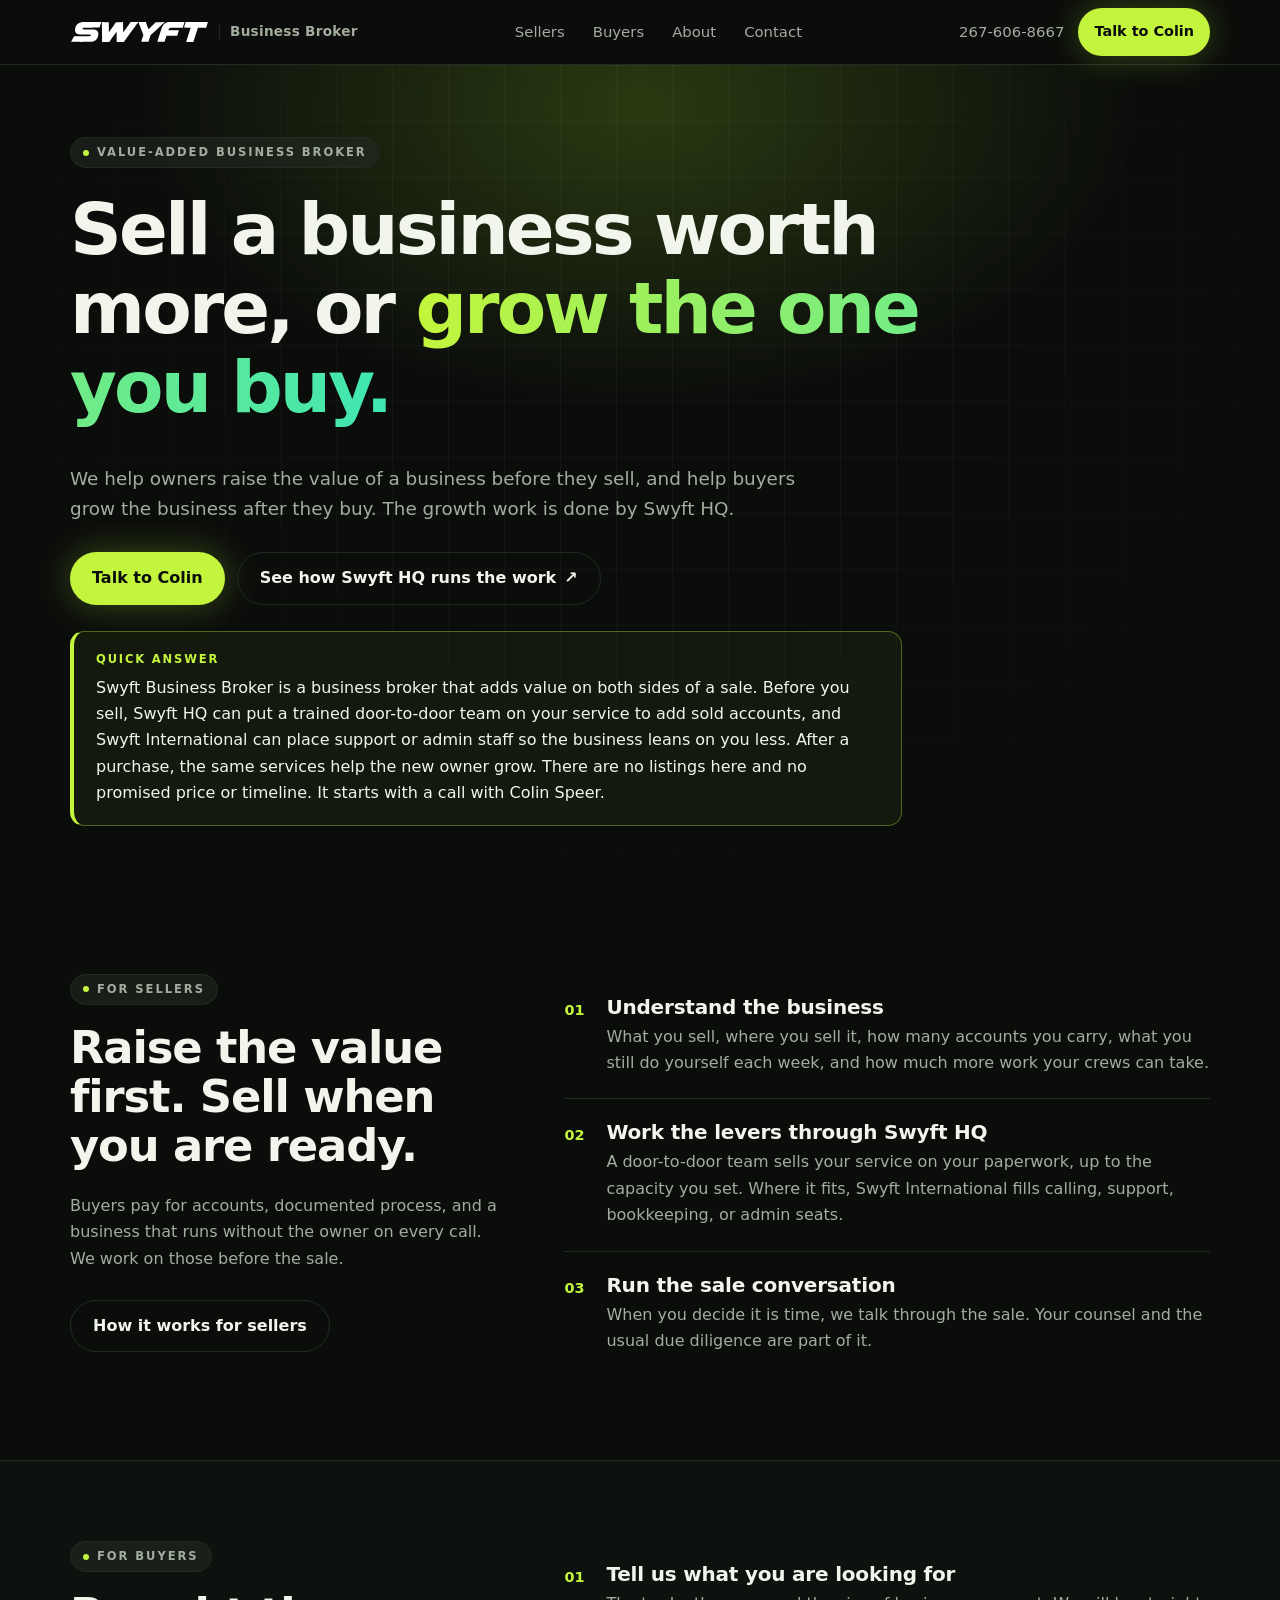
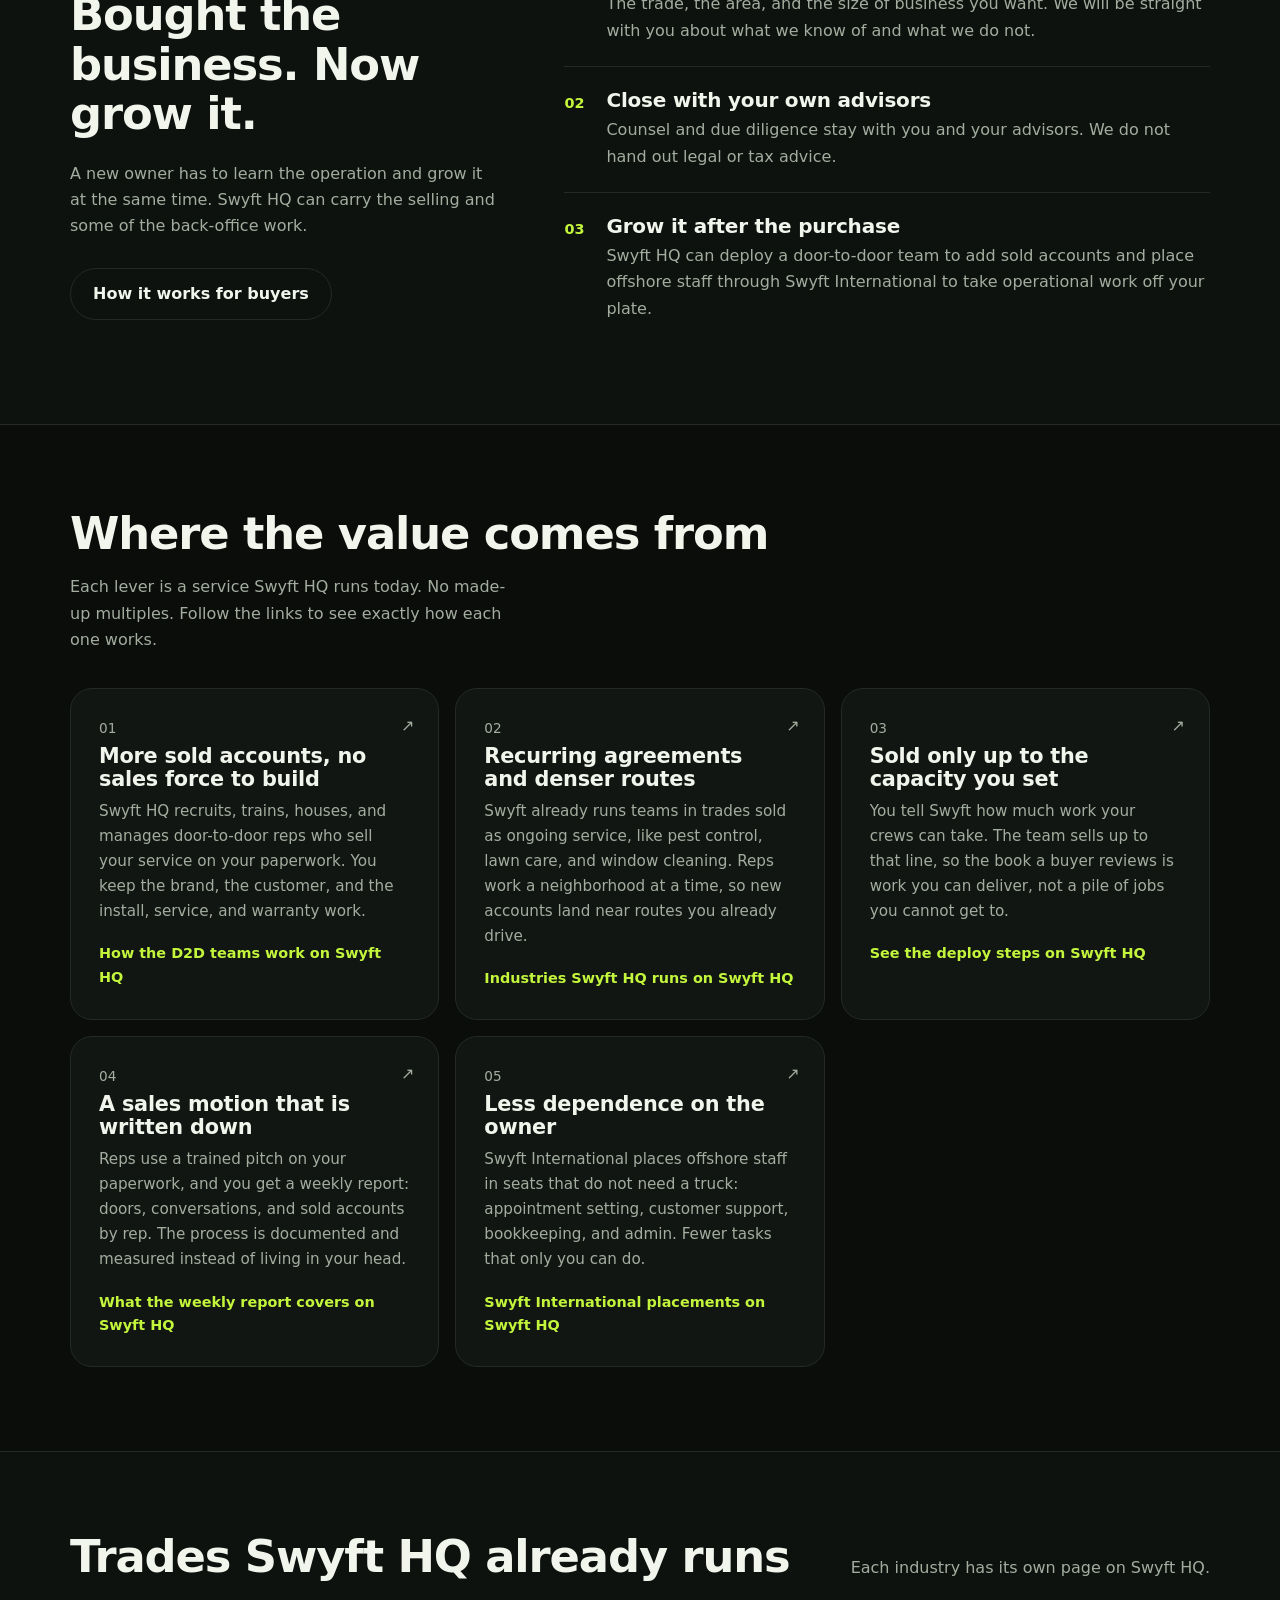
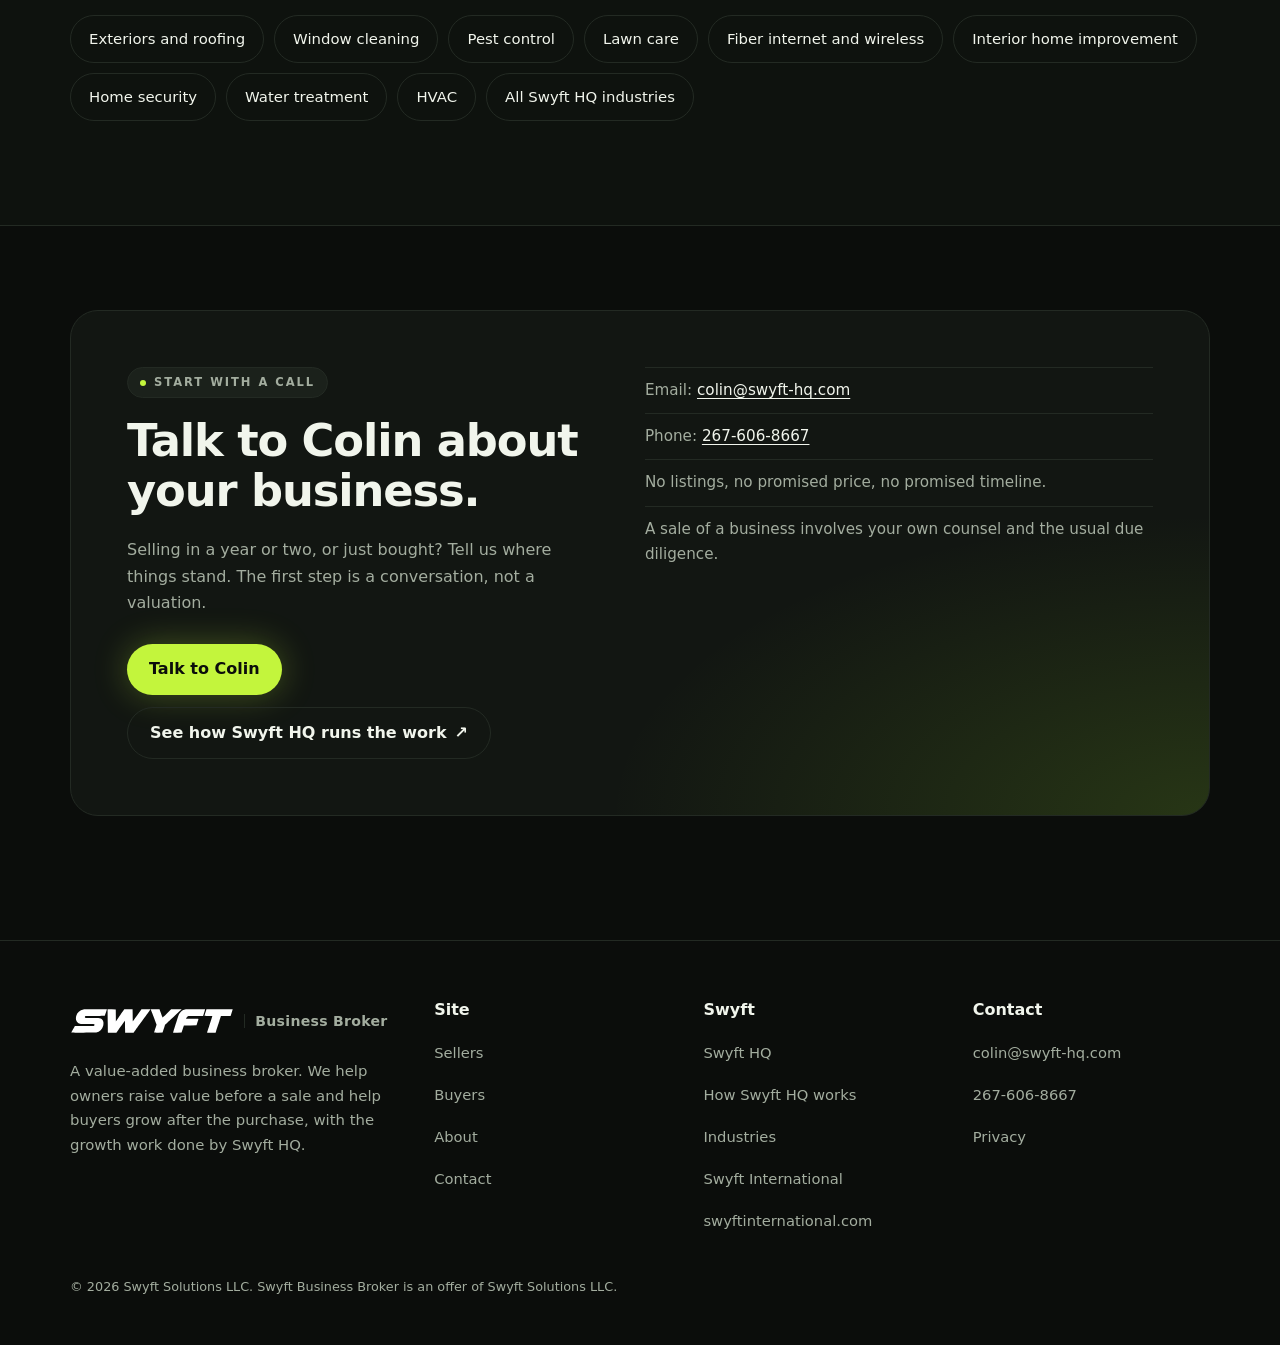
<file: index.html>
<!doctype html>
<html lang="en">
<head>
  <meta charset="utf-8">
  <meta name="viewport" content="width=device-width, initial-scale=1">
  <title>Swyft Business Broker | Value-added business broker</title>
  <meta name="description" content="Swyft Business Broker is a value-added business broker. We help owners raise the value of a business before they sell and help buyers grow it after they buy.">
  <link rel="canonical" href="https://swyftbb.com/">
  <meta name="theme-color" content="#0b0d0b">
  <link rel="icon" href="assets/favicon.ico" sizes="any">
  <link rel="icon" href="assets/favicon.svg" type="image/svg+xml">
  <link rel="icon" href="assets/favicon-32.png" type="image/png" sizes="32x32">
  <link rel="apple-touch-icon" href="assets/apple-touch-icon.png">
  <link rel="stylesheet" href="assets/site.css">
  <meta property="og:type" content="website">
  <meta property="og:site_name" content="Swyft Business Broker">
  <meta property="og:title" content="Swyft Business Broker | Value-added business broker">
  <meta property="og:description" content="Swyft Business Broker is a value-added business broker. We help owners raise the value of a business before they sell and help buyers grow it after they buy.">
  <meta property="og:url" content="https://swyftbb.com/">
  <meta property="og:image" content="https://swyftbb.com/assets/og-image.png">
  <meta property="og:image:width" content="1200">
  <meta property="og:image:height" content="630">
  <meta property="og:image:alt" content="Swyft Business Broker wordmark on a dark background">
  <meta property="og:locale" content="en_US">
  <meta name="twitter:card" content="summary_large_image">
  <meta name="twitter:title" content="Swyft Business Broker | Value-added business broker">
  <meta name="twitter:description" content="Swyft Business Broker is a value-added business broker. We help owners raise the value of a business before they sell and help buyers grow it after they buy.">
  <meta name="twitter:image" content="https://swyftbb.com/assets/og-image.png">
  <script type="application/ld+json">
  {
    "@context": "https://schema.org",
    "@graph": [
      {
        "@type": "WebSite",
        "@id": "https://swyftbb.com/#website",
        "url": "https://swyftbb.com/",
        "name": "Swyft Business Broker",
        "description": "Swyft Business Broker is a value-added business broker. We help owners raise the value of a business before they sell and help buyers grow it after they buy.",
        "inLanguage": "en-US",
        "publisher": {
          "@id": "https://swyftbb.com/#org"
        }
      },
      {
        "@type": "Organization",
        "@id": "https://swyftbb.com/#org",
        "name": "Swyft Business Broker",
        "url": "https://swyftbb.com/",
        "logo": "https://swyftbb.com/assets/apple-touch-icon.png",
        "image": "https://swyftbb.com/assets/og-image.png",
        "description": "A value-added business broker. Swyft Business Broker helps owners raise the value of a business before a sale and helps buyers grow the business after a purchase, using Swyft HQ door-to-door sales teams and Swyft International placements.",
        "email": "colin@swyft-hq.com",
        "telephone": "+1-267-606-8667",
        "brand": {
          "@type": "Brand",
          "name": "Swyft"
        },
        "parentOrganization": {
          "@type": "Organization",
          "name": "Swyft Solutions LLC",
          "alternateName": "Swyft",
          "url": "https://swyft-hq.com/"
        },
        "sameAs": [
          "https://swyft-hq.com/"
        ],
        "contactPoint": {
          "@type": "ContactPoint",
          "contactType": "sales",
          "email": "colin@swyft-hq.com",
          "telephone": "+1-267-606-8667",
          "areaServed": "US",
          "availableLanguage": "English"
        }
      }
    ]
  }
  </script>
</head>
<body>
  <a class="skip" href="#main">Skip to content</a>
  <header class="site-header">
    <div class="wrap header-inner">
      <a class="logo" href="./" aria-label="Swyft Business Broker home">
        <img src="assets/logo-white.svg" alt="Swyft" width="139" height="22">
        <span class="logo-sub">Business Broker</span>
      </a>
      <nav class="nav-desktop" aria-label="Main">
        <ul>
            <li><a href="sellers/">Sellers</a></li>
            <li><a href="buyers/">Buyers</a></li>
            <li><a href="about/">About</a></li>
            <li><a href="contact/">Contact</a></li>
        </ul>
      </nav>
      <div class="header-actions">
        <a class="header-phone" href="tel:+12676068667">267-606-8667</a>
        <a class="btn btn-sm" href="contact/">Talk to Colin</a>
        <details class="nav-mobile">
          <summary aria-label="Open menu"><span></span><span></span><span></span></summary>
          <nav aria-label="Mobile">
            <ul>
              <li><a href="./">Home</a></li>
                <li><a href="sellers/">Sellers</a></li>
                <li><a href="buyers/">Buyers</a></li>
                <li><a href="about/">About</a></li>
                <li><a href="contact/">Contact</a></li>
              <li><a href="tel:+12676068667">Call 267-606-8667</a></li>
              <li><a class="nav-cta" href="https://swyft-hq.com/">Swyft HQ</a></li>
            </ul>
          </nav>
        </details>
      </div>
    </div>
  </header>
  <main id="main">
    <section class="hero hero-home">
    <div class="hero-grid" aria-hidden="true"></div>
    <div class="hero-glow" aria-hidden="true"></div>
      <div class="wrap">
        <span class="eyebrow"><span class="dot"></span>Value-added business broker</span>
        <h1>Sell a business worth more, or <span class="grad">grow the one you buy.</span></h1>
        <p class="lede">We help owners raise the value of a business before they sell, and help buyers grow the business after they buy. The growth work is done by Swyft HQ.</p>
        <div class="cta-row">
          <a class="btn" href="contact/">Talk to Colin</a>
          <a class="btn btn-ghost" href="https://swyft-hq.com/">See how Swyft HQ runs the work <span class="ico" aria-hidden="true">&#8599;</span></a>
        </div>
        <div class="answer">
          <p class="answer-label">Quick answer</p>
          <p>Swyft Business Broker is a business broker that adds value on both sides of a sale. Before you sell, Swyft HQ can put a trained door-to-door team on your service to add sold accounts, and Swyft International can place support or admin staff so the business leans on you less. After a purchase, the same services help the new owner grow. There are no listings here and no promised price or timeline. It starts with a call with Colin Speer.</p>
        </div>
      </div>
    </section>

    <section class="section" aria-labelledby="sellers-h">
      <div class="wrap split">
        <div class="split-copy">
          <span class="eyebrow"><span class="dot"></span>For sellers</span>
          <h2 id="sellers-h">Raise the value first. Sell when you are ready.</h2>
          <p>Buyers pay for accounts, documented process, and a business that runs without the owner on every call. We work on those before the sale.</p>
          <div class="cta-row">
            <a class="btn btn-ghost" href="sellers/">How it works for sellers</a>
          </div>
        </div>
        <ol class="steps">
          <li><span class="step-n">01</span><div><h3>Understand the business</h3><p>What you sell, where you sell it, how many accounts you carry, what you still do yourself each week, and how much more work your crews can take.</p></div></li>
          <li><span class="step-n">02</span><div><h3>Work the levers through Swyft HQ</h3><p>A door-to-door team sells your service on your paperwork, up to the capacity you set. Where it fits, Swyft International fills calling, support, bookkeeping, or admin seats.</p></div></li>
          <li><span class="step-n">03</span><div><h3>Run the sale conversation</h3><p>When you decide it is time, we talk through the sale. Your counsel and the usual due diligence are part of it.</p></div></li>
        </ol>
      </div>
    </section>

    <section class="band" aria-labelledby="buyers-h">
      <div class="wrap split">
        <div class="split-copy">
          <span class="eyebrow"><span class="dot"></span>For buyers</span>
          <h2 id="buyers-h">Bought the business. Now grow it.</h2>
          <p>A new owner has to learn the operation and grow it at the same time. Swyft HQ can carry the selling and some of the back-office work.</p>
          <div class="cta-row">
            <a class="btn btn-ghost" href="buyers/">How it works for buyers</a>
          </div>
        </div>
        <ol class="steps">
          <li><span class="step-n">01</span><div><h3>Tell us what you are looking for</h3><p>The trade, the area, and the size of business you want. We will be straight with you about what we know of and what we do not.</p></div></li>
          <li><span class="step-n">02</span><div><h3>Close with your own advisors</h3><p>Counsel and due diligence stay with you and your advisors. We do not hand out legal or tax advice.</p></div></li>
          <li><span class="step-n">03</span><div><h3>Grow it after the purchase</h3><p>Swyft HQ can deploy a door-to-door team to add sold accounts and place offshore staff through Swyft International to take operational work off your plate.</p></div></li>
        </ol>
      </div>
    </section>

    <section class="section" aria-labelledby="levers-h">
      <div class="wrap">
        <div class="section-head">
          <h2 id="levers-h">Where the value comes from</h2>
          <p>Each lever is a service Swyft HQ runs today. No made-up multiples. Follow the links to see exactly how each one works.</p>
        </div>
        <div class="grid3">
          <a class="card" href="https://swyft-hq.com/how-it-works/">
            <span class="card-num">01</span>
            <span class="card-go" aria-hidden="true">&#8599;</span>
            <h3>More sold accounts, no sales force to build</h3>
            <p>Swyft HQ recruits, trains, houses, and manages door-to-door reps who sell your service on your paperwork. You keep the brand, the customer, and the install, service, and warranty work.</p>
            <span class="card-link">How the D2D teams work on Swyft HQ</span>
          </a>
          <a class="card" href="https://swyft-hq.com/industries/">
            <span class="card-num">02</span>
            <span class="card-go" aria-hidden="true">&#8599;</span>
            <h3>Recurring agreements and denser routes</h3>
            <p>Swyft already runs teams in trades sold as ongoing service, like pest control, lawn care, and window cleaning. Reps work a neighborhood at a time, so new accounts land near routes you already drive.</p>
            <span class="card-link">Industries Swyft HQ runs on Swyft HQ</span>
          </a>
          <a class="card" href="https://swyft-hq.com/how-it-works/">
            <span class="card-num">03</span>
            <span class="card-go" aria-hidden="true">&#8599;</span>
            <h3>Sold only up to the capacity you set</h3>
            <p>You tell Swyft how much work your crews can take. The team sells up to that line, so the book a buyer reviews is work you can deliver, not a pile of jobs you cannot get to.</p>
            <span class="card-link">See the deploy steps on Swyft HQ</span>
          </a>
          <a class="card" href="https://swyft-hq.com/how-it-works/">
            <span class="card-num">04</span>
            <span class="card-go" aria-hidden="true">&#8599;</span>
            <h3>A sales motion that is written down</h3>
            <p>Reps use a trained pitch on your paperwork, and you get a weekly report: doors, conversations, and sold accounts by rep. The process is documented and measured instead of living in your head.</p>
            <span class="card-link">What the weekly report covers on Swyft HQ</span>
          </a>
          <a class="card" href="https://swyft-hq.com/international/">
            <span class="card-num">05</span>
            <span class="card-go" aria-hidden="true">&#8599;</span>
            <h3>Less dependence on the owner</h3>
            <p>Swyft International places offshore staff in seats that do not need a truck: appointment setting, customer support, bookkeeping, and admin. Fewer tasks that only you can do.</p>
            <span class="card-link">Swyft International placements on Swyft HQ</span>
          </a>
        </div>
      </div>
    </section>

    <section class="band" aria-labelledby="ind-h">
      <div class="wrap">
        <div class="section-head">
          <h2 id="ind-h">Trades Swyft HQ already runs</h2>
          <p>Each industry has its own page on Swyft HQ.</p>
        </div>
        <ul class="chips">
          <li><a href="https://swyft-hq.com/industries/exteriors/">Exteriors and roofing</a></li>
          <li><a href="https://swyft-hq.com/industries/window-cleaning/">Window cleaning</a></li>
          <li><a href="https://swyft-hq.com/industries/pest-control/">Pest control</a></li>
          <li><a href="https://swyft-hq.com/industries/lawn-care/">Lawn care</a></li>
          <li><a href="https://swyft-hq.com/industries/fiber-internet/">Fiber internet and wireless</a></li>
          <li><a href="https://swyft-hq.com/industries/interior-home-improvement/">Interior home improvement</a></li>
          <li><a href="https://swyft-hq.com/industries/home-security/">Home security</a></li>
          <li><a href="https://swyft-hq.com/industries/water-treatment/">Water treatment</a></li>
          <li><a href="https://swyft-hq.com/industries/hvac/">HVAC</a></li>
          <li><a href="https://swyft-hq.com/industries/">All Swyft HQ industries</a></li>
        </ul>
      </div>
    </section>

    <section class="section" aria-labelledby="cta-h">
      <div class="wrap">
        <div class="lead">
          <div class="lead-copy">
            <span class="eyebrow"><span class="dot"></span>Start with a call</span>
            <h2 id="cta-h">Talk to Colin about your business.</h2>
            <p>Selling in a year or two, or just bought? Tell us where things stand. The first step is a conversation, not a valuation.</p>
            <div class="cta-row">
              <a class="btn" href="contact/">Talk to Colin</a>
              <a class="btn btn-ghost" href="https://swyft-hq.com/">See how Swyft HQ runs the work <span class="ico" aria-hidden="true">&#8599;</span></a>
            </div>
          </div>
          <ul class="lead-facts">
            <li>Email: <a href="mailto:colin@swyft-hq.com">colin@swyft-hq.com</a></li>
            <li>Phone: <a href="tel:+12676068667">267-606-8667</a></li>
            <li>No listings, no promised price, no promised timeline.</li>
            <li>A sale of a business involves your own counsel and the usual due diligence.</li>
          </ul>
        </div>
      </div>
    </section>
  </main>
  <footer class="site-footer">
    <div class="wrap foot-grid">
      <div class="foot-brand">
        <a class="logo" href="./" aria-label="Swyft Business Broker home">
          <img src="assets/logo-white.svg" alt="Swyft" width="164" height="26">
          <span class="logo-sub">Business Broker</span>
        </a>
        <p>A value-added business broker. We help owners raise value before a sale and help buyers grow after the purchase, with the growth work done by Swyft HQ.</p>
      </div>
      <div>
        <p class="foot-title">Site</p>
        <ul>
          <li><a href="sellers/">Sellers</a></li>
          <li><a href="buyers/">Buyers</a></li>
          <li><a href="about/">About</a></li>
          <li><a href="contact/">Contact</a></li>
        </ul>
      </div>
      <div>
        <p class="foot-title">Swyft</p>
        <ul>
          <li><a href="https://swyft-hq.com/">Swyft HQ</a></li>
          <li><a href="https://swyft-hq.com/how-it-works/">How Swyft HQ works</a></li>
          <li><a href="https://swyft-hq.com/industries/">Industries</a></li>
          <li><a href="https://swyft-hq.com/international/">Swyft International</a></li>
          <li><a href="https://swyftinternational.com/">swyftinternational.com</a></li>
        </ul>
      </div>
      <div>
        <p class="foot-title">Contact</p>
        <ul>
          <li><a href="mailto:colin@swyft-hq.com">colin@swyft-hq.com</a></li>
          <li><a href="tel:+12676068667">267-606-8667</a></li>
          <li><a href="privacy/">Privacy</a></li>
        </ul>
      </div>
    </div>
    <div class="wrap foot-legal">
      <p>&copy; 2026 Swyft Solutions LLC. Swyft Business Broker is an offer of Swyft Solutions LLC.</p>
    </div>
  </footer>
</body>
</html>
</file>
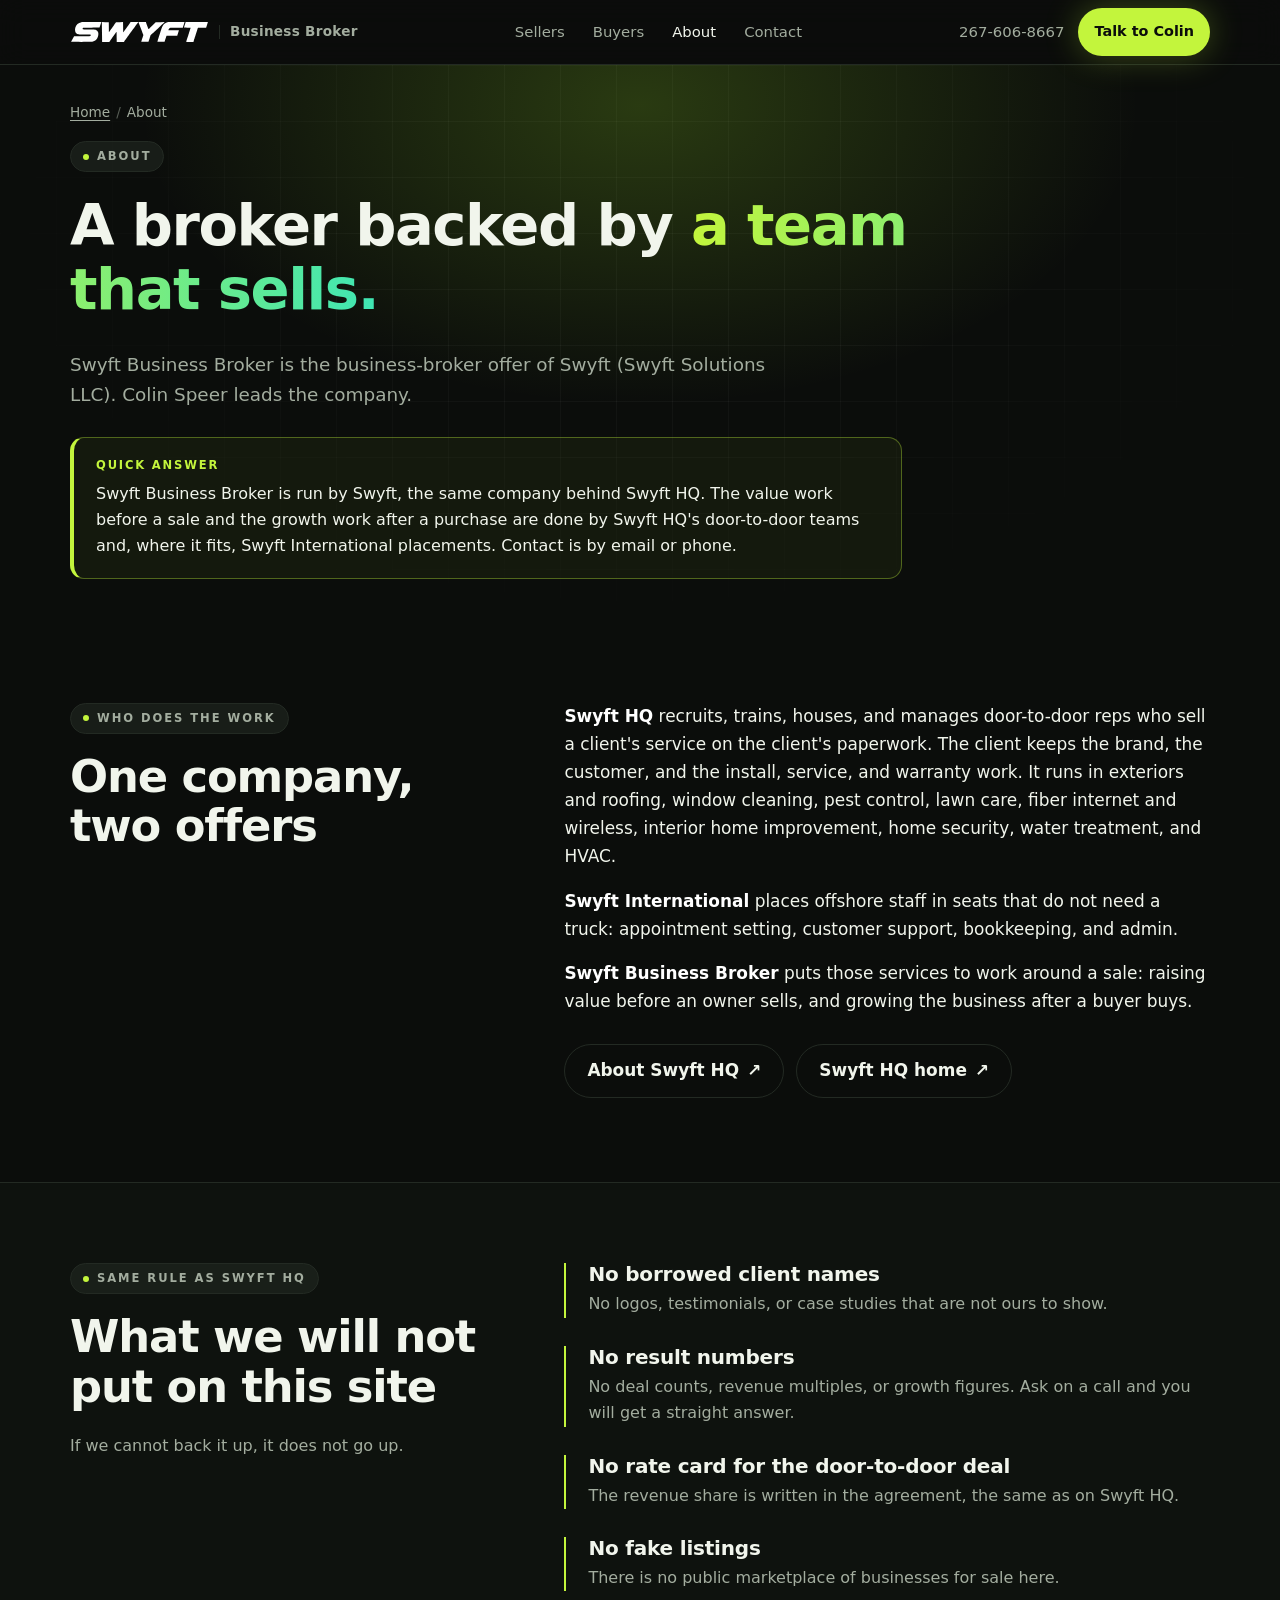
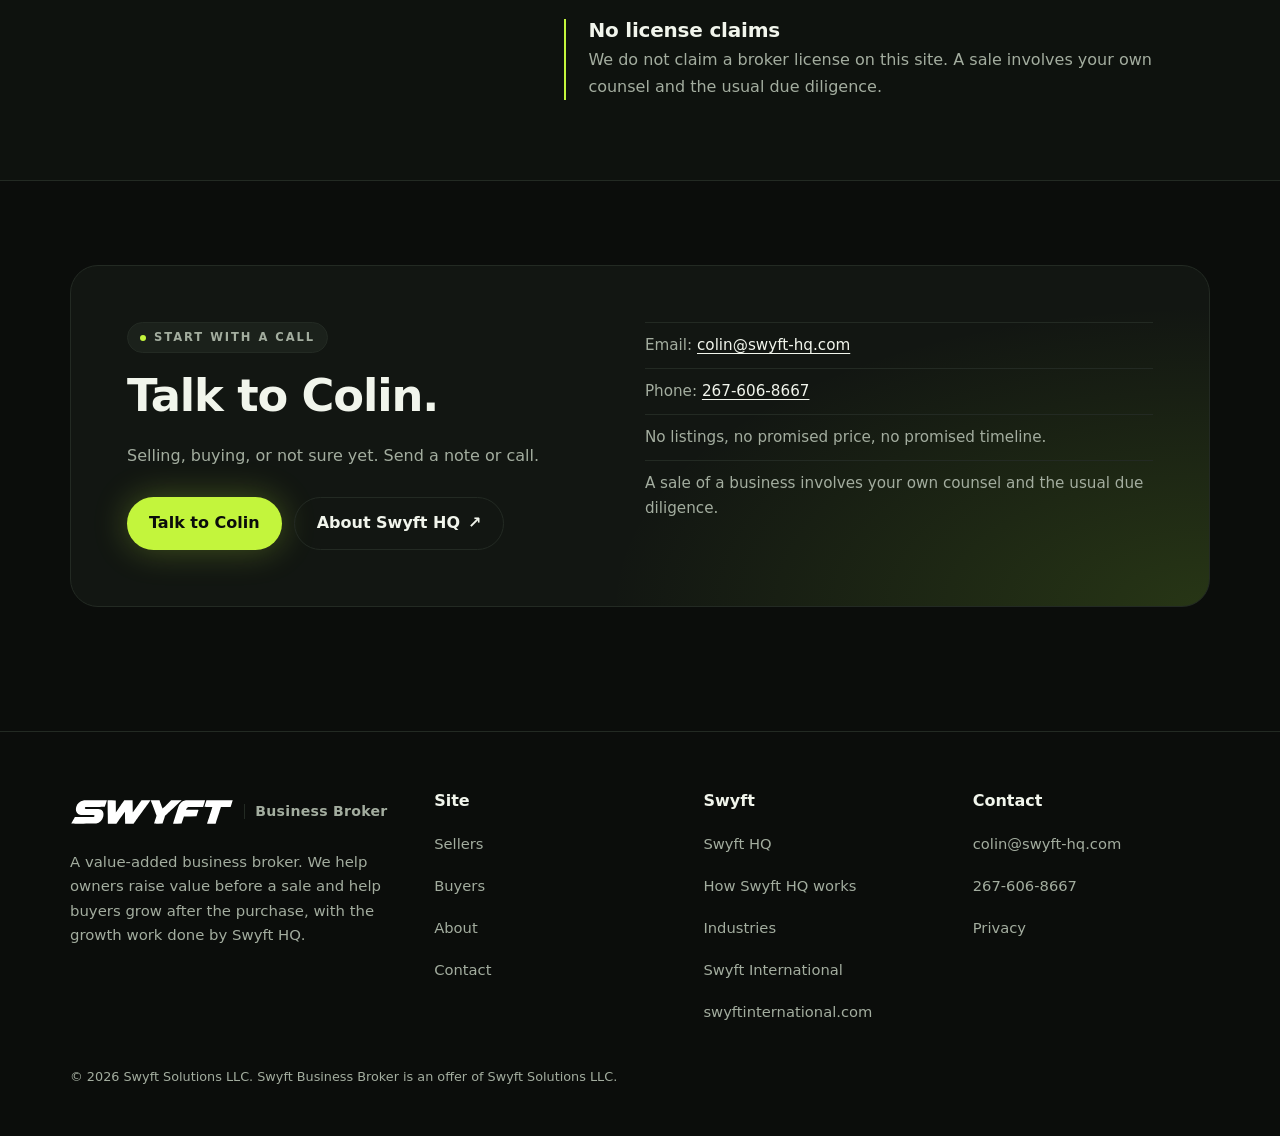
<file: about/index.html>
<!doctype html>
<html lang="en">
<head>
  <meta charset="utf-8">
  <meta name="viewport" content="width=device-width, initial-scale=1">
  <title>About | Swyft Business Broker</title>
  <meta name="description" content="Swyft Business Broker is the business-broker offer of Swyft (Swyft Solutions LLC), led by Colin Speer. The growth work is done by Swyft HQ.">
  <link rel="canonical" href="https://swyftbb.com/about/">
  <meta name="theme-color" content="#0b0d0b">
  <link rel="icon" href="../assets/favicon.ico" sizes="any">
  <link rel="icon" href="../assets/favicon.svg" type="image/svg+xml">
  <link rel="icon" href="../assets/favicon-32.png" type="image/png" sizes="32x32">
  <link rel="apple-touch-icon" href="../assets/apple-touch-icon.png">
  <link rel="stylesheet" href="../assets/site.css">
  <meta property="og:type" content="website">
  <meta property="og:site_name" content="Swyft Business Broker">
  <meta property="og:title" content="About | Swyft Business Broker">
  <meta property="og:description" content="Swyft Business Broker is the business-broker offer of Swyft (Swyft Solutions LLC), led by Colin Speer. The growth work is done by Swyft HQ.">
  <meta property="og:url" content="https://swyftbb.com/about/">
  <meta property="og:image" content="https://swyftbb.com/assets/og-image.png">
  <meta property="og:image:width" content="1200">
  <meta property="og:image:height" content="630">
  <meta property="og:image:alt" content="Swyft Business Broker wordmark on a dark background">
  <meta property="og:locale" content="en_US">
  <meta name="twitter:card" content="summary_large_image">
  <meta name="twitter:title" content="About | Swyft Business Broker">
  <meta name="twitter:description" content="Swyft Business Broker is the business-broker offer of Swyft (Swyft Solutions LLC), led by Colin Speer. The growth work is done by Swyft HQ.">
  <meta name="twitter:image" content="https://swyftbb.com/assets/og-image.png">
  <script type="application/ld+json">
  {
    "@context": "https://schema.org",
    "@graph": [
      {
        "@type": "AboutPage",
        "@id": "https://swyftbb.com/about/#webpage",
        "url": "https://swyftbb.com/about/",
        "name": "About | Swyft Business Broker",
        "description": "Swyft Business Broker is the business-broker offer of Swyft (Swyft Solutions LLC), led by Colin Speer. The growth work is done by Swyft HQ.",
        "inLanguage": "en-US",
        "isPartOf": {
          "@id": "https://swyftbb.com/#website"
        },
        "publisher": {
          "@id": "https://swyftbb.com/#org"
        }
      },
      {
        "@type": "BreadcrumbList",
        "itemListElement": [
          {
            "@type": "ListItem",
            "position": 1,
            "name": "Home",
            "item": "https://swyftbb.com/"
          },
          {
            "@type": "ListItem",
            "position": 2,
            "name": "About",
            "item": "https://swyftbb.com/about/"
          }
        ]
      },
      {
        "@type": "WebSite",
        "@id": "https://swyftbb.com/#website",
        "url": "https://swyftbb.com/",
        "name": "Swyft Business Broker"
      },
      {
        "@type": "Organization",
        "@id": "https://swyftbb.com/#org",
        "name": "Swyft Business Broker",
        "url": "https://swyftbb.com/",
        "logo": "https://swyftbb.com/assets/apple-touch-icon.png",
        "image": "https://swyftbb.com/assets/og-image.png",
        "description": "A value-added business broker. Swyft Business Broker helps owners raise the value of a business before a sale and helps buyers grow the business after a purchase, using Swyft HQ door-to-door sales teams and Swyft International placements.",
        "email": "colin@swyft-hq.com",
        "telephone": "+1-267-606-8667",
        "brand": {
          "@type": "Brand",
          "name": "Swyft"
        },
        "parentOrganization": {
          "@type": "Organization",
          "name": "Swyft Solutions LLC",
          "alternateName": "Swyft",
          "url": "https://swyft-hq.com/"
        },
        "sameAs": [
          "https://swyft-hq.com/"
        ],
        "contactPoint": {
          "@type": "ContactPoint",
          "contactType": "sales",
          "email": "colin@swyft-hq.com",
          "telephone": "+1-267-606-8667",
          "areaServed": "US",
          "availableLanguage": "English"
        }
      }
    ]
  }
  </script>
</head>
<body>
  <a class="skip" href="#main">Skip to content</a>
  <header class="site-header">
    <div class="wrap header-inner">
      <a class="logo" href="../" aria-label="Swyft Business Broker home">
        <img src="../assets/logo-white.svg" alt="Swyft" width="139" height="22">
        <span class="logo-sub">Business Broker</span>
      </a>
      <nav class="nav-desktop" aria-label="Main">
        <ul>
            <li><a href="../sellers/">Sellers</a></li>
            <li><a href="../buyers/">Buyers</a></li>
            <li><a href="../about/" aria-current="page">About</a></li>
            <li><a href="../contact/">Contact</a></li>
        </ul>
      </nav>
      <div class="header-actions">
        <a class="header-phone" href="tel:+12676068667">267-606-8667</a>
        <a class="btn btn-sm" href="../contact/">Talk to Colin</a>
        <details class="nav-mobile">
          <summary aria-label="Open menu"><span></span><span></span><span></span></summary>
          <nav aria-label="Mobile">
            <ul>
              <li><a href="../">Home</a></li>
                <li><a href="../sellers/">Sellers</a></li>
                <li><a href="../buyers/">Buyers</a></li>
                <li><a href="../about/" aria-current="page">About</a></li>
                <li><a href="../contact/">Contact</a></li>
              <li><a href="tel:+12676068667">Call 267-606-8667</a></li>
              <li><a class="nav-cta" href="https://swyft-hq.com/">Swyft HQ</a></li>
            </ul>
          </nav>
        </details>
      </div>
    </div>
  </header>
  <main id="main">
    <section class="hero hero-sub">
    <div class="hero-grid" aria-hidden="true"></div>
    <div class="hero-glow" aria-hidden="true"></div>
      <div class="wrap">
        <nav class="crumbs" aria-label="Breadcrumb">
          <ol>
            <li><a href="../">Home</a></li>
            <li aria-current="page">About</li>
          </ol>
        </nav>
        <span class="eyebrow"><span class="dot"></span>About</span>
        <h1>A broker backed by <span class="grad">a team that sells.</span></h1>
        <p class="lede">Swyft Business Broker is the business-broker offer of Swyft (Swyft Solutions LLC). Colin Speer leads the company.</p>
        <div class="answer">
          <p class="answer-label">Quick answer</p>
          <p>Swyft Business Broker is run by Swyft, the same company behind Swyft HQ. The value work before a sale and the growth work after a purchase are done by Swyft HQ's door-to-door teams and, where it fits, Swyft International placements. Contact is by email or phone.</p>
        </div>
      </div>
    </section>

    <section class="section" aria-labelledby="who-h">
      <div class="wrap split">
        <div class="split-copy">
          <span class="eyebrow"><span class="dot"></span>Who does the work</span>
          <h2 id="who-h">One company, two offers</h2>
        </div>
        <div class="prose">
          <p><strong>Swyft HQ</strong> recruits, trains, houses, and manages door-to-door reps who sell a client's service on the client's paperwork. The client keeps the brand, the customer, and the install, service, and warranty work. It runs in exteriors and roofing, window cleaning, pest control, lawn care, fiber internet and wireless, interior home improvement, home security, water treatment, and HVAC.</p>
          <p><strong>Swyft International</strong> places offshore staff in seats that do not need a truck: appointment setting, customer support, bookkeeping, and admin.</p>
          <p><strong>Swyft Business Broker</strong> puts those services to work around a sale: raising value before an owner sells, and growing the business after a buyer buys.</p>
          <div class="cta-row">
            <a class="btn btn-ghost" href="https://swyft-hq.com/about/">About Swyft HQ <span class="ico" aria-hidden="true">&#8599;</span></a>
            <a class="btn btn-ghost" href="https://swyft-hq.com/">Swyft HQ home <span class="ico" aria-hidden="true">&#8599;</span></a>
          </div>
        </div>
      </div>
    </section>

    <section class="band" aria-labelledby="not-h">
      <div class="wrap split">
        <div class="split-copy">
          <span class="eyebrow"><span class="dot"></span>Same rule as Swyft HQ</span>
          <h2 id="not-h">What we will not put on this site</h2>
          <p>If we cannot back it up, it does not go up.</p>
        </div>
        <div class="why">
          <div>
            <h3>No borrowed client names</h3>
            <p>No logos, testimonials, or case studies that are not ours to show.</p>
          </div>
          <div>
            <h3>No result numbers</h3>
            <p>No deal counts, revenue multiples, or growth figures. Ask on a call and you will get a straight answer.</p>
          </div>
          <div>
            <h3>No rate card for the door-to-door deal</h3>
            <p>The revenue share is written in the agreement, the same as on Swyft HQ.</p>
          </div>
          <div>
            <h3>No fake listings</h3>
            <p>There is no public marketplace of businesses for sale here.</p>
          </div>
          <div>
            <h3>No license claims</h3>
            <p>We do not claim a broker license on this site. A sale involves your own counsel and the usual due diligence.</p>
          </div>
        </div>
      </div>
    </section>

    <section class="section" aria-labelledby="cta-h">
      <div class="wrap">
        <div class="lead">
          <div class="lead-copy">
            <span class="eyebrow"><span class="dot"></span>Start with a call</span>
            <h2 id="cta-h">Talk to Colin.</h2>
            <p>Selling, buying, or not sure yet. Send a note or call.</p>
            <div class="cta-row">
              <a class="btn" href="../contact/">Talk to Colin</a>
              <a class="btn btn-ghost" href="https://swyft-hq.com/about/">About Swyft HQ <span class="ico" aria-hidden="true">&#8599;</span></a>
            </div>
          </div>
          <ul class="lead-facts">
            <li>Email: <a href="mailto:colin@swyft-hq.com">colin@swyft-hq.com</a></li>
            <li>Phone: <a href="tel:+12676068667">267-606-8667</a></li>
            <li>No listings, no promised price, no promised timeline.</li>
            <li>A sale of a business involves your own counsel and the usual due diligence.</li>
          </ul>
        </div>
      </div>
    </section>
  </main>
  <footer class="site-footer">
    <div class="wrap foot-grid">
      <div class="foot-brand">
        <a class="logo" href="../" aria-label="Swyft Business Broker home">
          <img src="../assets/logo-white.svg" alt="Swyft" width="164" height="26">
          <span class="logo-sub">Business Broker</span>
        </a>
        <p>A value-added business broker. We help owners raise value before a sale and help buyers grow after the purchase, with the growth work done by Swyft HQ.</p>
      </div>
      <div>
        <p class="foot-title">Site</p>
        <ul>
          <li><a href="../sellers/">Sellers</a></li>
          <li><a href="../buyers/">Buyers</a></li>
          <li><a href="../about/">About</a></li>
          <li><a href="../contact/">Contact</a></li>
        </ul>
      </div>
      <div>
        <p class="foot-title">Swyft</p>
        <ul>
          <li><a href="https://swyft-hq.com/">Swyft HQ</a></li>
          <li><a href="https://swyft-hq.com/how-it-works/">How Swyft HQ works</a></li>
          <li><a href="https://swyft-hq.com/industries/">Industries</a></li>
          <li><a href="https://swyft-hq.com/international/">Swyft International</a></li>
          <li><a href="https://swyftinternational.com/">swyftinternational.com</a></li>
        </ul>
      </div>
      <div>
        <p class="foot-title">Contact</p>
        <ul>
          <li><a href="mailto:colin@swyft-hq.com">colin@swyft-hq.com</a></li>
          <li><a href="tel:+12676068667">267-606-8667</a></li>
          <li><a href="../privacy/">Privacy</a></li>
        </ul>
      </div>
    </div>
    <div class="wrap foot-legal">
      <p>&copy; 2026 Swyft Solutions LLC. Swyft Business Broker is an offer of Swyft Solutions LLC.</p>
    </div>
  </footer>
</body>
</html>
</file>
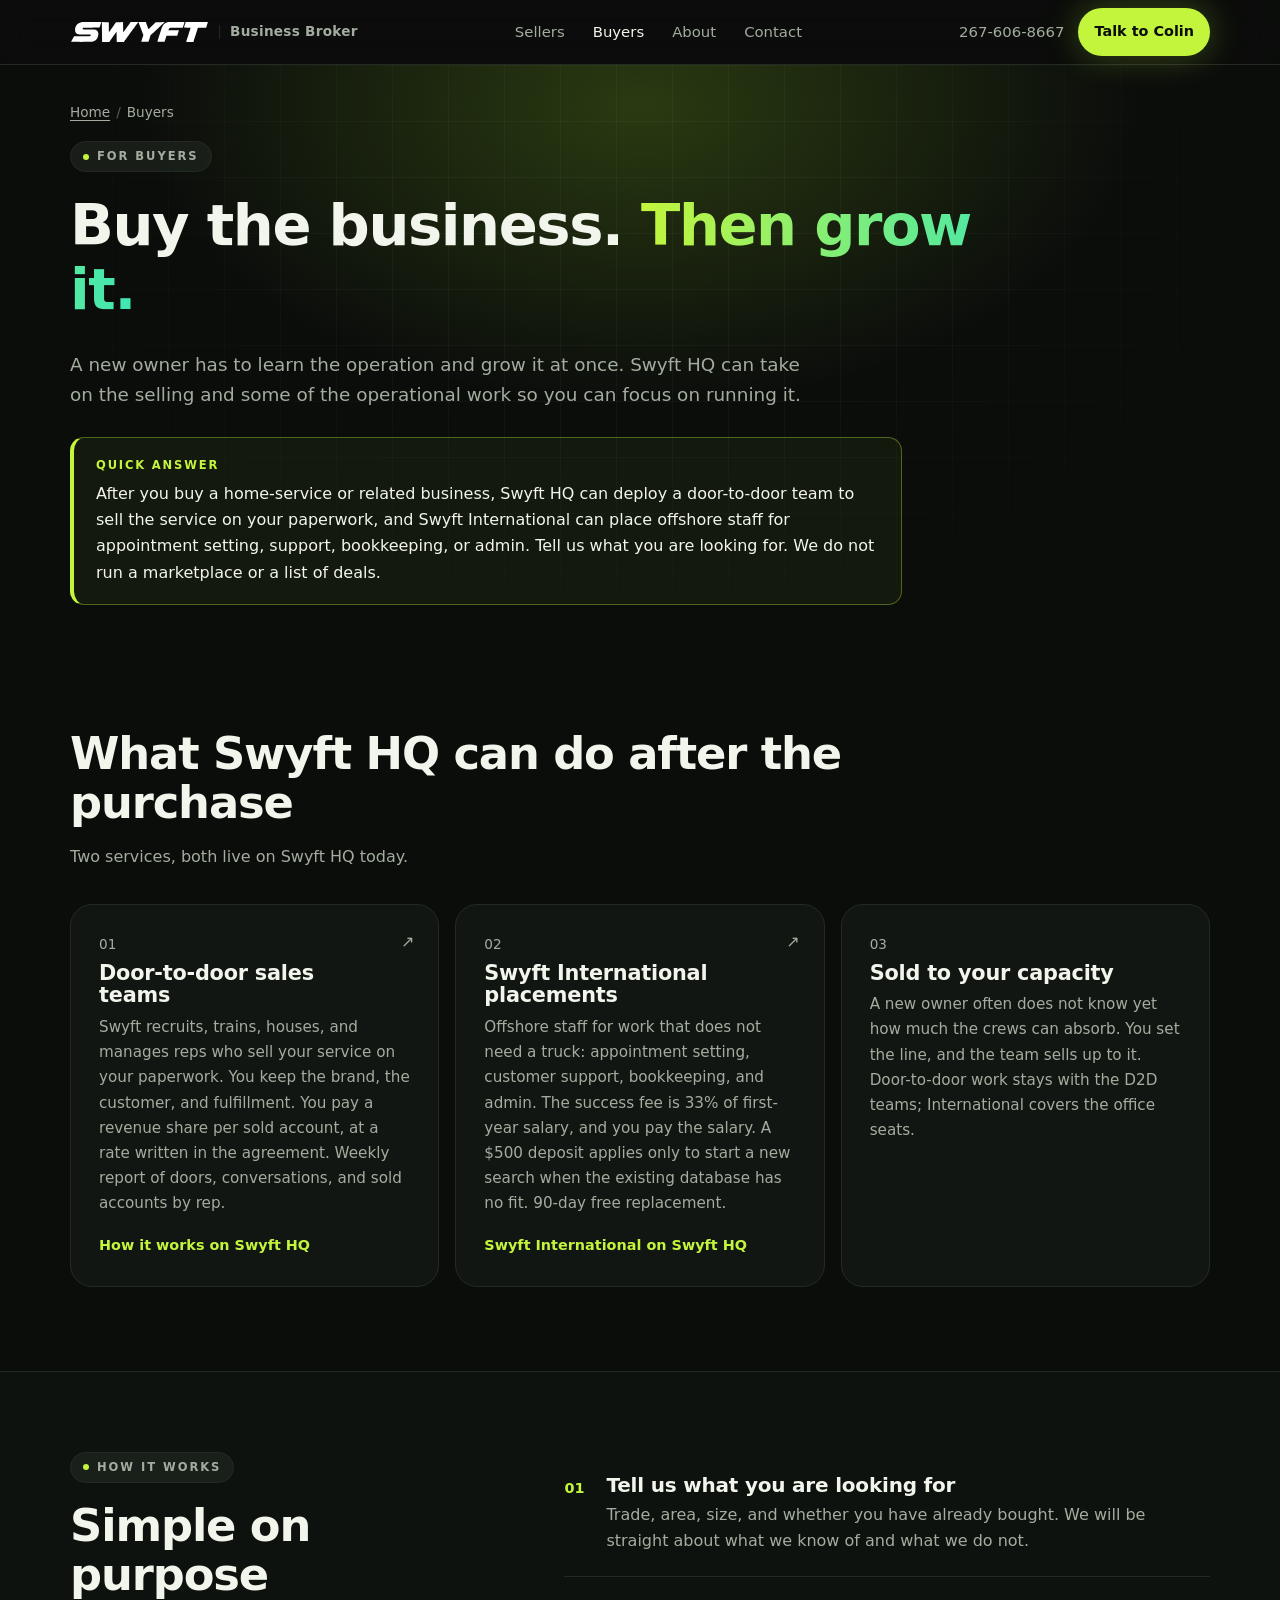
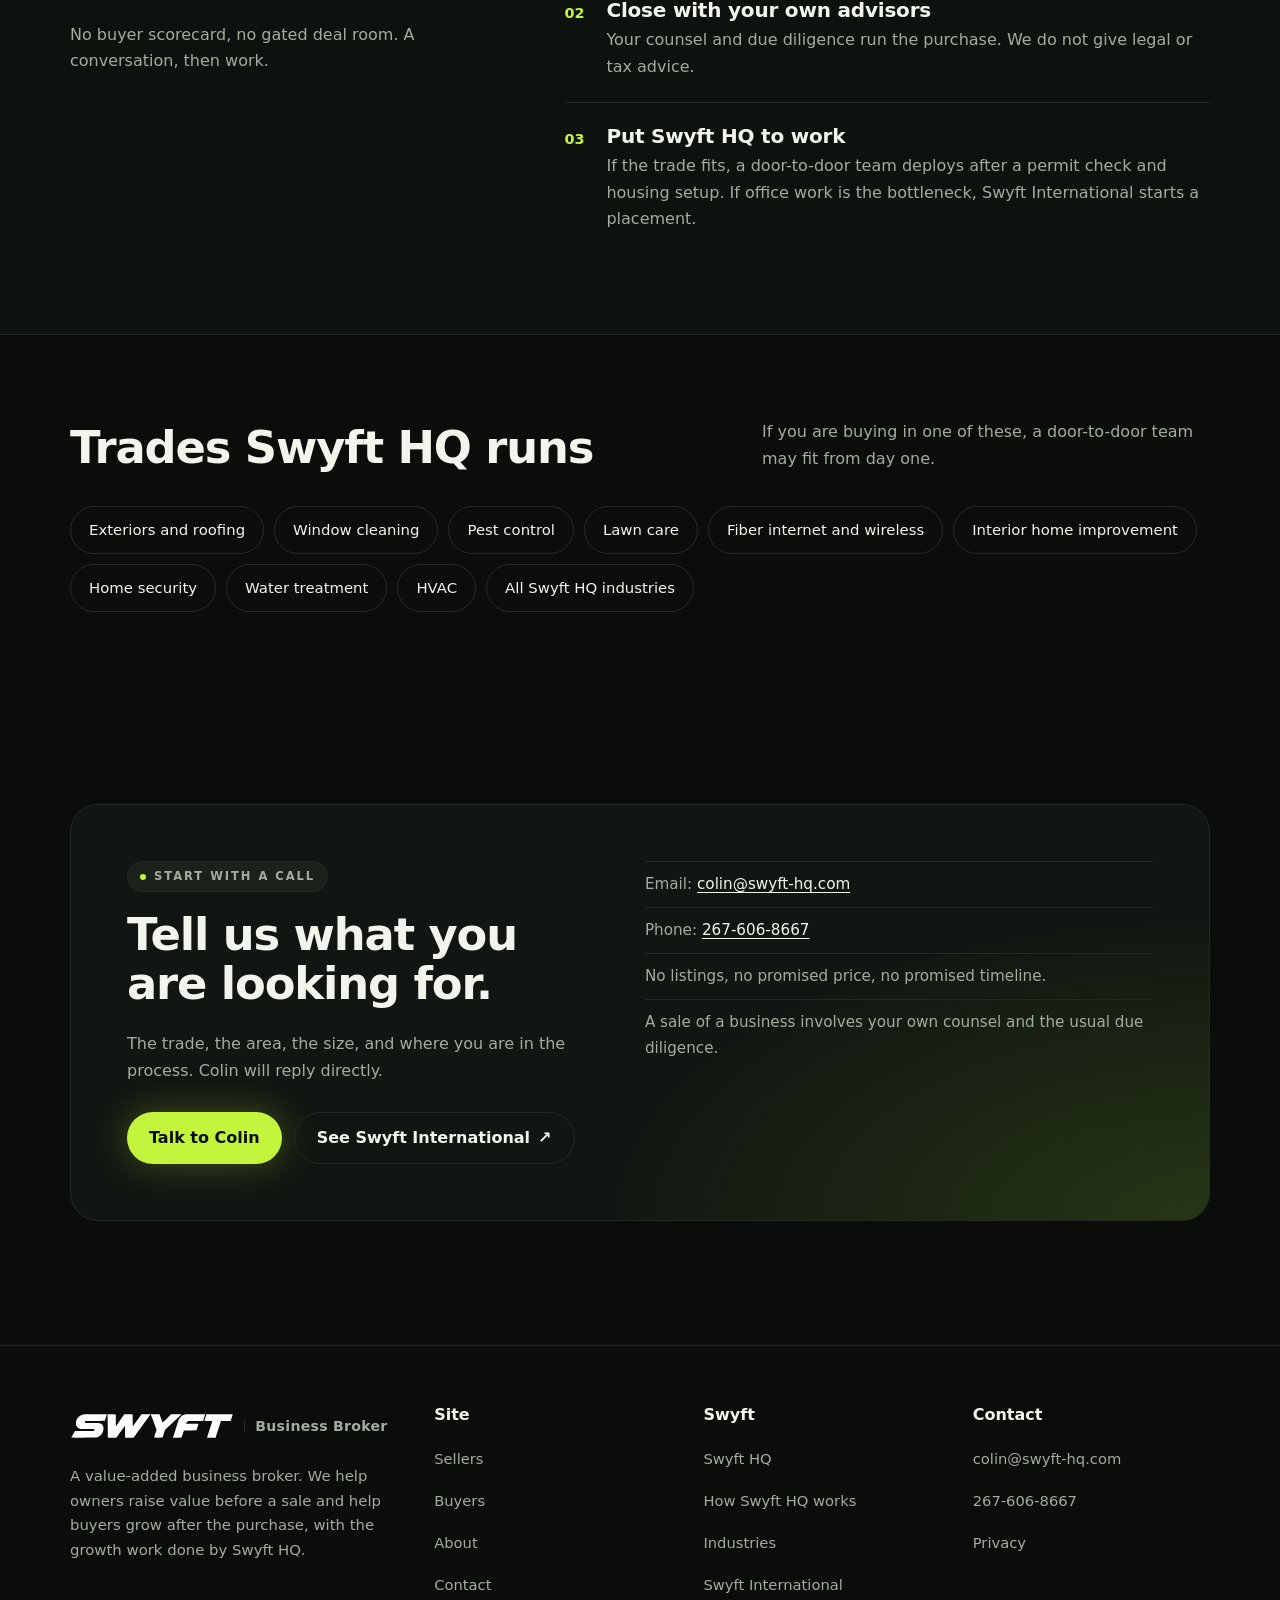
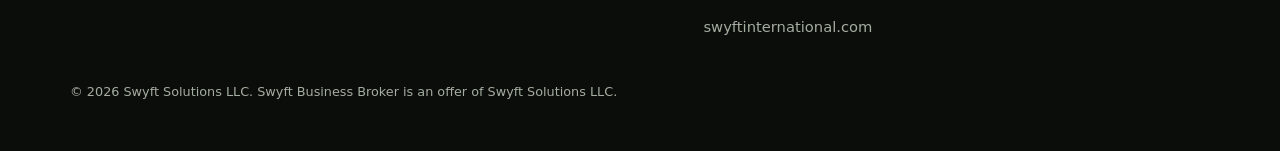
<file: buyers/index.html>
<!doctype html>
<html lang="en">
<head>
  <meta charset="utf-8">
  <meta name="viewport" content="width=device-width, initial-scale=1">
  <title>For buyers | Swyft Business Broker</title>
  <meta name="description" content="Buying a home-service or related business? After the purchase, Swyft HQ door-to-door teams can add accounts and Swyft International can take operational work off the new owner.">
  <link rel="canonical" href="https://swyftbb.com/buyers/">
  <meta name="theme-color" content="#0b0d0b">
  <link rel="icon" href="../assets/favicon.ico" sizes="any">
  <link rel="icon" href="../assets/favicon.svg" type="image/svg+xml">
  <link rel="icon" href="../assets/favicon-32.png" type="image/png" sizes="32x32">
  <link rel="apple-touch-icon" href="../assets/apple-touch-icon.png">
  <link rel="stylesheet" href="../assets/site.css">
  <meta property="og:type" content="website">
  <meta property="og:site_name" content="Swyft Business Broker">
  <meta property="og:title" content="For buyers | Swyft Business Broker">
  <meta property="og:description" content="Buying a home-service or related business? After the purchase, Swyft HQ door-to-door teams can add accounts and Swyft International can take operational work off the new owner.">
  <meta property="og:url" content="https://swyftbb.com/buyers/">
  <meta property="og:image" content="https://swyftbb.com/assets/og-image.png">
  <meta property="og:image:width" content="1200">
  <meta property="og:image:height" content="630">
  <meta property="og:image:alt" content="Swyft Business Broker wordmark on a dark background">
  <meta property="og:locale" content="en_US">
  <meta name="twitter:card" content="summary_large_image">
  <meta name="twitter:title" content="For buyers | Swyft Business Broker">
  <meta name="twitter:description" content="Buying a home-service or related business? After the purchase, Swyft HQ door-to-door teams can add accounts and Swyft International can take operational work off the new owner.">
  <meta name="twitter:image" content="https://swyftbb.com/assets/og-image.png">
  <script type="application/ld+json">
  {
    "@context": "https://schema.org",
    "@graph": [
      {
        "@type": "WebPage",
        "@id": "https://swyftbb.com/buyers/#webpage",
        "url": "https://swyftbb.com/buyers/",
        "name": "For buyers | Swyft Business Broker",
        "description": "Buying a home-service or related business? After the purchase, Swyft HQ door-to-door teams can add accounts and Swyft International can take operational work off the new owner.",
        "inLanguage": "en-US",
        "isPartOf": {
          "@id": "https://swyftbb.com/#website"
        },
        "publisher": {
          "@id": "https://swyftbb.com/#org"
        }
      },
      {
        "@type": "BreadcrumbList",
        "itemListElement": [
          {
            "@type": "ListItem",
            "position": 1,
            "name": "Home",
            "item": "https://swyftbb.com/"
          },
          {
            "@type": "ListItem",
            "position": 2,
            "name": "For buyers",
            "item": "https://swyftbb.com/buyers/"
          }
        ]
      },
      {
        "@type": "WebSite",
        "@id": "https://swyftbb.com/#website",
        "url": "https://swyftbb.com/",
        "name": "Swyft Business Broker"
      },
      {
        "@type": "Organization",
        "@id": "https://swyftbb.com/#org",
        "name": "Swyft Business Broker",
        "url": "https://swyftbb.com/",
        "logo": "https://swyftbb.com/assets/apple-touch-icon.png",
        "image": "https://swyftbb.com/assets/og-image.png",
        "description": "A value-added business broker. Swyft Business Broker helps owners raise the value of a business before a sale and helps buyers grow the business after a purchase, using Swyft HQ door-to-door sales teams and Swyft International placements.",
        "email": "colin@swyft-hq.com",
        "telephone": "+1-267-606-8667",
        "brand": {
          "@type": "Brand",
          "name": "Swyft"
        },
        "parentOrganization": {
          "@type": "Organization",
          "name": "Swyft Solutions LLC",
          "alternateName": "Swyft",
          "url": "https://swyft-hq.com/"
        },
        "sameAs": [
          "https://swyft-hq.com/"
        ],
        "contactPoint": {
          "@type": "ContactPoint",
          "contactType": "sales",
          "email": "colin@swyft-hq.com",
          "telephone": "+1-267-606-8667",
          "areaServed": "US",
          "availableLanguage": "English"
        }
      }
    ]
  }
  </script>
</head>
<body>
  <a class="skip" href="#main">Skip to content</a>
  <header class="site-header">
    <div class="wrap header-inner">
      <a class="logo" href="../" aria-label="Swyft Business Broker home">
        <img src="../assets/logo-white.svg" alt="Swyft" width="139" height="22">
        <span class="logo-sub">Business Broker</span>
      </a>
      <nav class="nav-desktop" aria-label="Main">
        <ul>
            <li><a href="../sellers/">Sellers</a></li>
            <li><a href="../buyers/" aria-current="page">Buyers</a></li>
            <li><a href="../about/">About</a></li>
            <li><a href="../contact/">Contact</a></li>
        </ul>
      </nav>
      <div class="header-actions">
        <a class="header-phone" href="tel:+12676068667">267-606-8667</a>
        <a class="btn btn-sm" href="../contact/">Talk to Colin</a>
        <details class="nav-mobile">
          <summary aria-label="Open menu"><span></span><span></span><span></span></summary>
          <nav aria-label="Mobile">
            <ul>
              <li><a href="../">Home</a></li>
                <li><a href="../sellers/">Sellers</a></li>
                <li><a href="../buyers/" aria-current="page">Buyers</a></li>
                <li><a href="../about/">About</a></li>
                <li><a href="../contact/">Contact</a></li>
              <li><a href="tel:+12676068667">Call 267-606-8667</a></li>
              <li><a class="nav-cta" href="https://swyft-hq.com/">Swyft HQ</a></li>
            </ul>
          </nav>
        </details>
      </div>
    </div>
  </header>
  <main id="main">
    <section class="hero hero-sub">
    <div class="hero-grid" aria-hidden="true"></div>
    <div class="hero-glow" aria-hidden="true"></div>
      <div class="wrap">
        <nav class="crumbs" aria-label="Breadcrumb">
          <ol>
            <li><a href="../">Home</a></li>
            <li aria-current="page">Buyers</li>
          </ol>
        </nav>
        <span class="eyebrow"><span class="dot"></span>For buyers</span>
        <h1>Buy the business. <span class="grad">Then grow it.</span></h1>
        <p class="lede">A new owner has to learn the operation and grow it at once. Swyft HQ can take on the selling and some of the operational work so you can focus on running it.</p>
        <div class="answer">
          <p class="answer-label">Quick answer</p>
          <p>After you buy a home-service or related business, Swyft HQ can deploy a door-to-door team to sell the service on your paperwork, and Swyft International can place offshore staff for appointment setting, support, bookkeeping, or admin. Tell us what you are looking for. We do not run a marketplace or a list of deals.</p>
        </div>
      </div>
    </section>

    <section class="section" aria-labelledby="after-h">
      <div class="wrap">
        <div class="section-head">
          <h2 id="after-h">What Swyft HQ can do after the purchase</h2>
          <p>Two services, both live on Swyft HQ today.</p>
        </div>
        <div class="grid3">
          <a class="card" href="https://swyft-hq.com/how-it-works/">
            <span class="card-num">01</span>
            <span class="card-go" aria-hidden="true">&#8599;</span>
            <h3>Door-to-door sales teams</h3>
            <p>Swyft recruits, trains, houses, and manages reps who sell your service on your paperwork. You keep the brand, the customer, and fulfillment. You pay a revenue share per sold account, at a rate written in the agreement. Weekly report of doors, conversations, and sold accounts by rep.</p>
            <span class="card-link">How it works on Swyft HQ</span>
          </a>
          <a class="card" href="https://swyft-hq.com/international/">
            <span class="card-num">02</span>
            <span class="card-go" aria-hidden="true">&#8599;</span>
            <h3>Swyft International placements</h3>
            <p>Offshore staff for work that does not need a truck: appointment setting, customer support, bookkeeping, and admin. The success fee is 33% of first-year salary, and you pay the salary. A $500 deposit applies only to start a new search when the existing database has no fit. 90-day free replacement.</p>
            <span class="card-link">Swyft International on Swyft HQ</span>
          </a>
          <div class="card">
            <span class="card-num">03</span>
            <h3>Sold to your capacity</h3>
            <p>A new owner often does not know yet how much the crews can absorb. You set the line, and the team sells up to it. Door-to-door work stays with the D2D teams; International covers the office seats.</p>
          </div>
        </div>
      </div>
    </section>

    <section class="band" aria-labelledby="steps-h">
      <div class="wrap split">
        <div class="split-copy">
          <span class="eyebrow"><span class="dot"></span>How it works</span>
          <h2 id="steps-h">Simple on purpose</h2>
          <p>No buyer scorecard, no gated deal room. A conversation, then work.</p>
        </div>
        <ol class="steps">
          <li><span class="step-n">01</span><div><h3>Tell us what you are looking for</h3><p>Trade, area, size, and whether you have already bought. We will be straight about what we know of and what we do not.</p></div></li>
          <li><span class="step-n">02</span><div><h3>Close with your own advisors</h3><p>Your counsel and due diligence run the purchase. We do not give legal or tax advice.</p></div></li>
          <li><span class="step-n">03</span><div><h3>Put Swyft HQ to work</h3><p>If the trade fits, a door-to-door team deploys after a permit check and housing setup. If office work is the bottleneck, Swyft International starts a placement.</p></div></li>
        </ol>
      </div>
    </section>

    <section class="section" aria-labelledby="fit-h">
      <div class="wrap">
        <div class="section-head">
          <h2 id="fit-h">Trades Swyft HQ runs</h2>
          <p>If you are buying in one of these, a door-to-door team may fit from day one.</p>
        </div>
        <ul class="chips">
          <li><a href="https://swyft-hq.com/industries/exteriors/">Exteriors and roofing</a></li>
          <li><a href="https://swyft-hq.com/industries/window-cleaning/">Window cleaning</a></li>
          <li><a href="https://swyft-hq.com/industries/pest-control/">Pest control</a></li>
          <li><a href="https://swyft-hq.com/industries/lawn-care/">Lawn care</a></li>
          <li><a href="https://swyft-hq.com/industries/fiber-internet/">Fiber internet and wireless</a></li>
          <li><a href="https://swyft-hq.com/industries/interior-home-improvement/">Interior home improvement</a></li>
          <li><a href="https://swyft-hq.com/industries/home-security/">Home security</a></li>
          <li><a href="https://swyft-hq.com/industries/water-treatment/">Water treatment</a></li>
          <li><a href="https://swyft-hq.com/industries/hvac/">HVAC</a></li>
          <li><a href="https://swyft-hq.com/industries/">All Swyft HQ industries</a></li>
        </ul>
      </div>
    </section>

    <section class="section" aria-labelledby="cta-h">
      <div class="wrap">
        <div class="lead">
          <div class="lead-copy">
            <span class="eyebrow"><span class="dot"></span>Start with a call</span>
            <h2 id="cta-h">Tell us what you are looking for.</h2>
            <p>The trade, the area, the size, and where you are in the process. Colin will reply directly.</p>
            <div class="cta-row">
              <a class="btn" href="../contact/">Talk to Colin</a>
              <a class="btn btn-ghost" href="https://swyft-hq.com/international/">See Swyft International <span class="ico" aria-hidden="true">&#8599;</span></a>
            </div>
          </div>
          <ul class="lead-facts">
            <li>Email: <a href="mailto:colin@swyft-hq.com">colin@swyft-hq.com</a></li>
            <li>Phone: <a href="tel:+12676068667">267-606-8667</a></li>
            <li>No listings, no promised price, no promised timeline.</li>
            <li>A sale of a business involves your own counsel and the usual due diligence.</li>
          </ul>
        </div>
      </div>
    </section>
  </main>
  <footer class="site-footer">
    <div class="wrap foot-grid">
      <div class="foot-brand">
        <a class="logo" href="../" aria-label="Swyft Business Broker home">
          <img src="../assets/logo-white.svg" alt="Swyft" width="164" height="26">
          <span class="logo-sub">Business Broker</span>
        </a>
        <p>A value-added business broker. We help owners raise value before a sale and help buyers grow after the purchase, with the growth work done by Swyft HQ.</p>
      </div>
      <div>
        <p class="foot-title">Site</p>
        <ul>
          <li><a href="../sellers/">Sellers</a></li>
          <li><a href="../buyers/">Buyers</a></li>
          <li><a href="../about/">About</a></li>
          <li><a href="../contact/">Contact</a></li>
        </ul>
      </div>
      <div>
        <p class="foot-title">Swyft</p>
        <ul>
          <li><a href="https://swyft-hq.com/">Swyft HQ</a></li>
          <li><a href="https://swyft-hq.com/how-it-works/">How Swyft HQ works</a></li>
          <li><a href="https://swyft-hq.com/industries/">Industries</a></li>
          <li><a href="https://swyft-hq.com/international/">Swyft International</a></li>
          <li><a href="https://swyftinternational.com/">swyftinternational.com</a></li>
        </ul>
      </div>
      <div>
        <p class="foot-title">Contact</p>
        <ul>
          <li><a href="mailto:colin@swyft-hq.com">colin@swyft-hq.com</a></li>
          <li><a href="tel:+12676068667">267-606-8667</a></li>
          <li><a href="../privacy/">Privacy</a></li>
        </ul>
      </div>
    </div>
    <div class="wrap foot-legal">
      <p>&copy; 2026 Swyft Solutions LLC. Swyft Business Broker is an offer of Swyft Solutions LLC.</p>
    </div>
  </footer>
</body>
</html>
</file>
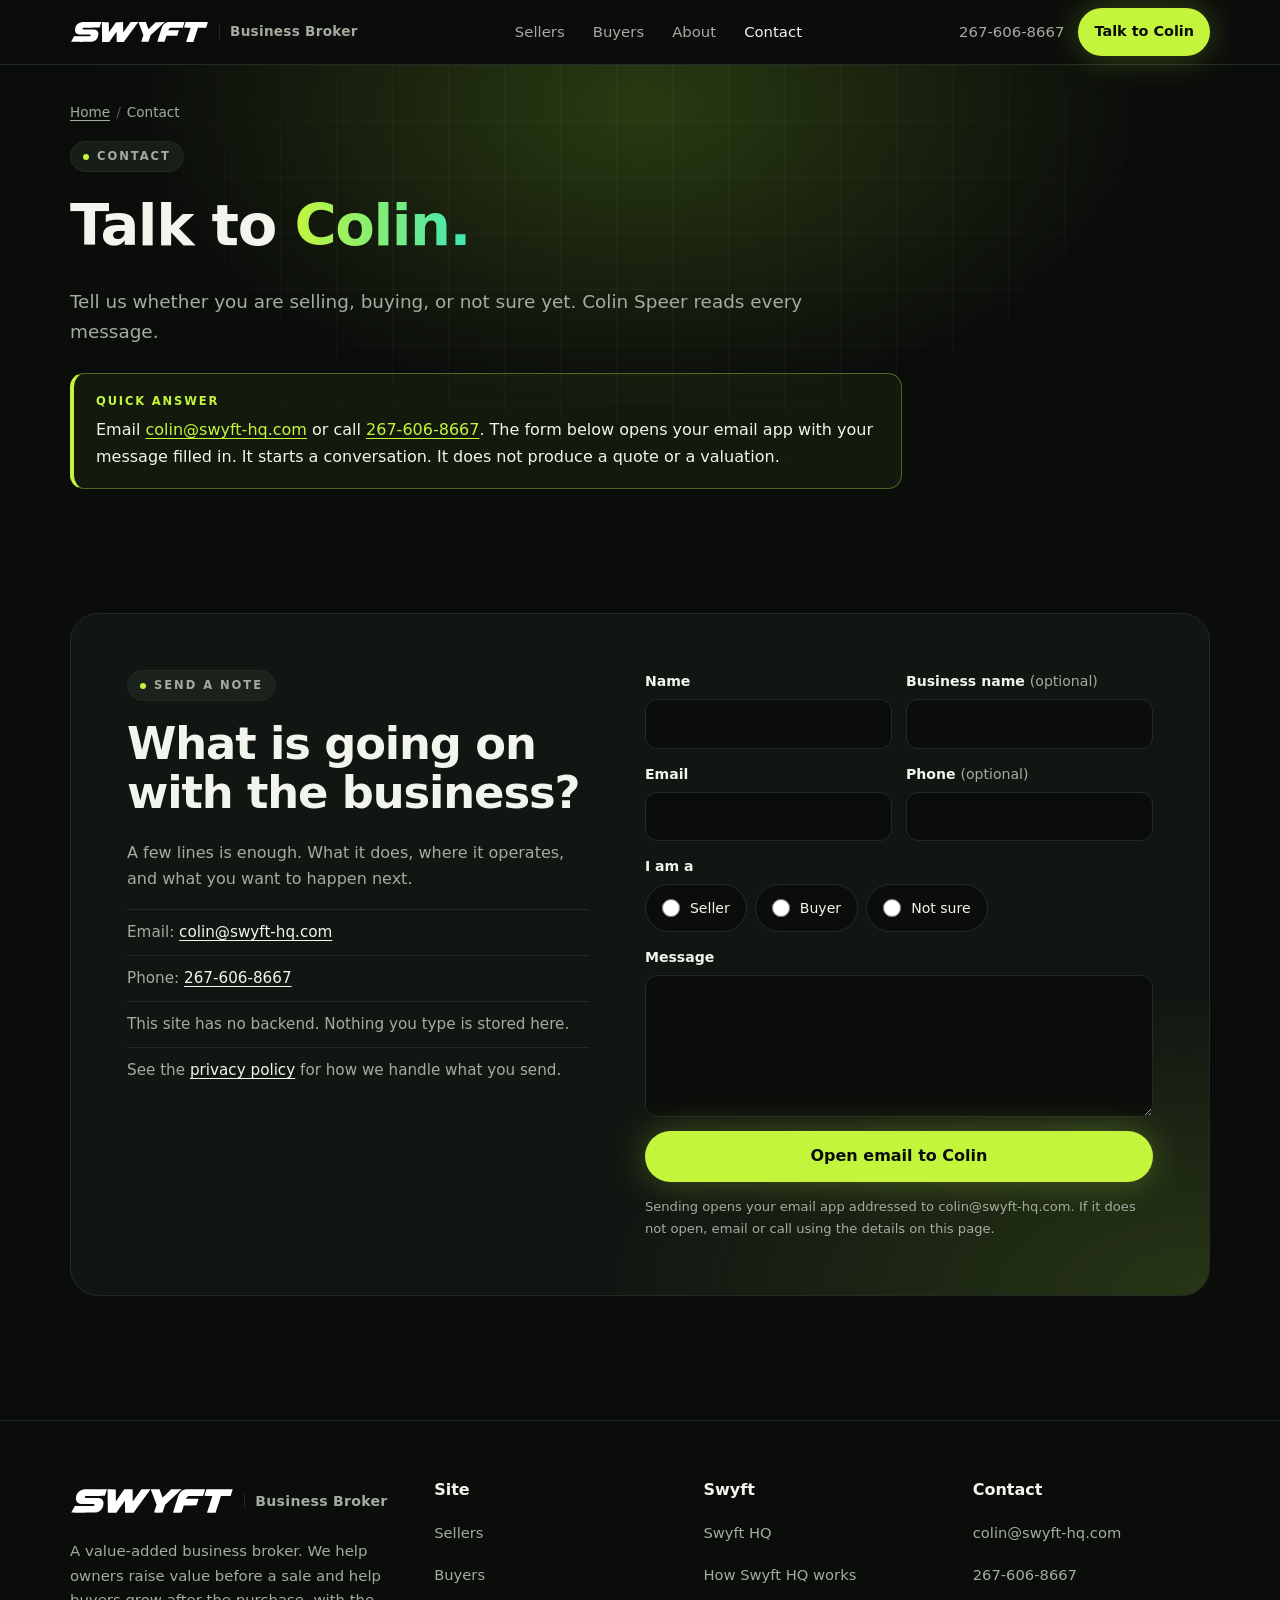
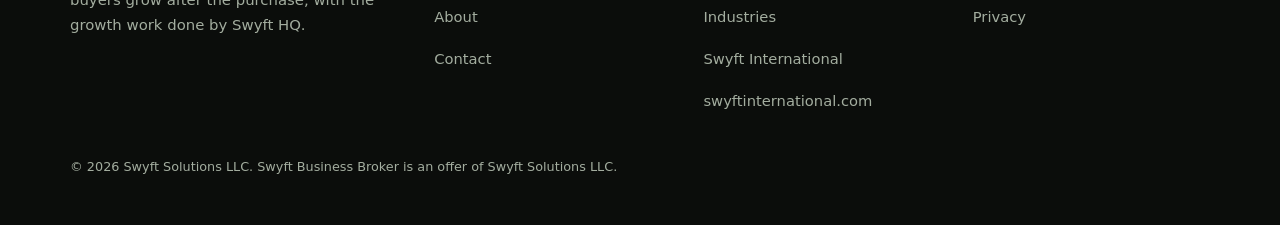
<file: contact/index.html>
<!doctype html>
<html lang="en">
<head>
  <meta charset="utf-8">
  <meta name="viewport" content="width=device-width, initial-scale=1">
  <title>Contact | Swyft Business Broker</title>
  <meta name="description" content="Contact Colin Speer at Swyft Business Broker by email at colin@swyft-hq.com or by phone at 267-606-8667.">
  <link rel="canonical" href="https://swyftbb.com/contact/">
  <meta name="theme-color" content="#0b0d0b">
  <link rel="icon" href="../assets/favicon.ico" sizes="any">
  <link rel="icon" href="../assets/favicon.svg" type="image/svg+xml">
  <link rel="icon" href="../assets/favicon-32.png" type="image/png" sizes="32x32">
  <link rel="apple-touch-icon" href="../assets/apple-touch-icon.png">
  <link rel="stylesheet" href="../assets/site.css">
  <meta property="og:type" content="website">
  <meta property="og:site_name" content="Swyft Business Broker">
  <meta property="og:title" content="Contact | Swyft Business Broker">
  <meta property="og:description" content="Contact Colin Speer at Swyft Business Broker by email at colin@swyft-hq.com or by phone at 267-606-8667.">
  <meta property="og:url" content="https://swyftbb.com/contact/">
  <meta property="og:image" content="https://swyftbb.com/assets/og-image.png">
  <meta property="og:image:width" content="1200">
  <meta property="og:image:height" content="630">
  <meta property="og:image:alt" content="Swyft Business Broker wordmark on a dark background">
  <meta property="og:locale" content="en_US">
  <meta name="twitter:card" content="summary_large_image">
  <meta name="twitter:title" content="Contact | Swyft Business Broker">
  <meta name="twitter:description" content="Contact Colin Speer at Swyft Business Broker by email at colin@swyft-hq.com or by phone at 267-606-8667.">
  <meta name="twitter:image" content="https://swyftbb.com/assets/og-image.png">
  <script type="application/ld+json">
  {
    "@context": "https://schema.org",
    "@graph": [
      {
        "@type": "ContactPage",
        "@id": "https://swyftbb.com/contact/#webpage",
        "url": "https://swyftbb.com/contact/",
        "name": "Contact | Swyft Business Broker",
        "description": "Contact Colin Speer at Swyft Business Broker by email at colin@swyft-hq.com or by phone at 267-606-8667.",
        "inLanguage": "en-US",
        "isPartOf": {
          "@id": "https://swyftbb.com/#website"
        },
        "publisher": {
          "@id": "https://swyftbb.com/#org"
        }
      },
      {
        "@type": "BreadcrumbList",
        "itemListElement": [
          {
            "@type": "ListItem",
            "position": 1,
            "name": "Home",
            "item": "https://swyftbb.com/"
          },
          {
            "@type": "ListItem",
            "position": 2,
            "name": "Contact",
            "item": "https://swyftbb.com/contact/"
          }
        ]
      },
      {
        "@type": "WebSite",
        "@id": "https://swyftbb.com/#website",
        "url": "https://swyftbb.com/",
        "name": "Swyft Business Broker"
      },
      {
        "@type": "Organization",
        "@id": "https://swyftbb.com/#org",
        "name": "Swyft Business Broker",
        "url": "https://swyftbb.com/",
        "logo": "https://swyftbb.com/assets/apple-touch-icon.png",
        "image": "https://swyftbb.com/assets/og-image.png",
        "description": "A value-added business broker. Swyft Business Broker helps owners raise the value of a business before a sale and helps buyers grow the business after a purchase, using Swyft HQ door-to-door sales teams and Swyft International placements.",
        "email": "colin@swyft-hq.com",
        "telephone": "+1-267-606-8667",
        "brand": {
          "@type": "Brand",
          "name": "Swyft"
        },
        "parentOrganization": {
          "@type": "Organization",
          "name": "Swyft Solutions LLC",
          "alternateName": "Swyft",
          "url": "https://swyft-hq.com/"
        },
        "sameAs": [
          "https://swyft-hq.com/"
        ],
        "contactPoint": {
          "@type": "ContactPoint",
          "contactType": "sales",
          "email": "colin@swyft-hq.com",
          "telephone": "+1-267-606-8667",
          "areaServed": "US",
          "availableLanguage": "English"
        }
      }
    ]
  }
  </script>
</head>
<body>
  <a class="skip" href="#main">Skip to content</a>
  <header class="site-header">
    <div class="wrap header-inner">
      <a class="logo" href="../" aria-label="Swyft Business Broker home">
        <img src="../assets/logo-white.svg" alt="Swyft" width="139" height="22">
        <span class="logo-sub">Business Broker</span>
      </a>
      <nav class="nav-desktop" aria-label="Main">
        <ul>
            <li><a href="../sellers/">Sellers</a></li>
            <li><a href="../buyers/">Buyers</a></li>
            <li><a href="../about/">About</a></li>
            <li><a href="../contact/" aria-current="page">Contact</a></li>
        </ul>
      </nav>
      <div class="header-actions">
        <a class="header-phone" href="tel:+12676068667">267-606-8667</a>
        <a class="btn btn-sm" href="../contact/">Talk to Colin</a>
        <details class="nav-mobile">
          <summary aria-label="Open menu"><span></span><span></span><span></span></summary>
          <nav aria-label="Mobile">
            <ul>
              <li><a href="../">Home</a></li>
                <li><a href="../sellers/">Sellers</a></li>
                <li><a href="../buyers/">Buyers</a></li>
                <li><a href="../about/">About</a></li>
                <li><a href="../contact/" aria-current="page">Contact</a></li>
              <li><a href="tel:+12676068667">Call 267-606-8667</a></li>
              <li><a class="nav-cta" href="https://swyft-hq.com/">Swyft HQ</a></li>
            </ul>
          </nav>
        </details>
      </div>
    </div>
  </header>
  <main id="main">
    <section class="hero hero-sub">
    <div class="hero-grid" aria-hidden="true"></div>
    <div class="hero-glow" aria-hidden="true"></div>
      <div class="wrap">
        <nav class="crumbs" aria-label="Breadcrumb">
          <ol>
            <li><a href="../">Home</a></li>
            <li aria-current="page">Contact</li>
          </ol>
        </nav>
        <span class="eyebrow"><span class="dot"></span>Contact</span>
        <h1>Talk to <span class="grad">Colin.</span></h1>
        <p class="lede">Tell us whether you are selling, buying, or not sure yet. Colin Speer reads every message.</p>
        <div class="answer">
          <p class="answer-label">Quick answer</p>
          <p>Email <a href="mailto:colin@swyft-hq.com">colin@swyft-hq.com</a> or call <a href="tel:+12676068667">267-606-8667</a>. The form below opens your email app with your message filled in. It starts a conversation. It does not produce a quote or a valuation.</p>
        </div>
      </div>
    </section>

    <section class="section" aria-labelledby="form-h">
      <div class="wrap">
        <div class="lead">
          <div class="lead-copy">
            <span class="eyebrow"><span class="dot"></span>Send a note</span>
            <h2 id="form-h">What is going on with the business?</h2>
            <p>A few lines is enough. What it does, where it operates, and what you want to happen next.</p>
            <ul class="lead-facts">
              <li>Email: <a href="mailto:colin@swyft-hq.com">colin@swyft-hq.com</a></li>
              <li>Phone: <a href="tel:+12676068667">267-606-8667</a></li>
              <li>This site has no backend. Nothing you type is stored here.</li>
              <li>See the <a href="../privacy/">privacy policy</a> for how we handle what you send.</li>
            </ul>
          </div>
          <form class="lead-form" id="contact-form" action="mailto:colin@swyft-hq.com?subject=Swyft%20Business%20Broker%20inquiry" method="post" enctype="text/plain">
            <div class="row2">
              <label>Name
                <input type="text" name="name" autocomplete="name" required>
              </label>
              <label><span>Business name <span class="opt">(optional)</span></span>
                <input type="text" name="business" autocomplete="organization">
              </label>
            </div>
            <div class="row2">
              <label>Email
                <input type="email" name="email" autocomplete="email" required>
              </label>
              <label><span>Phone <span class="opt">(optional)</span></span>
                <input type="tel" name="phone" autocomplete="tel">
              </label>
            </div>
            <fieldset>
              <legend>I am a</legend>
              <div class="choice">
                <label><input type="radio" name="role" value="Seller" required> Seller</label>
                <label><input type="radio" name="role" value="Buyer"> Buyer</label>
                <label><input type="radio" name="role" value="Not sure"> Not sure</label>
              </div>
            </fieldset>
            <label>Message
              <textarea name="message" rows="5" required></textarea>
            </label>
            <button class="btn" type="submit">Open email to Colin</button>
            <p class="form-note">Sending opens your email app addressed to colin@swyft-hq.com. If it does not open, email or call using the details on this page.</p>
            <p class="form-status" id="form-status" role="status" aria-live="polite"></p>
          </form>
        </div>
      </div>
    </section>
  </main>
  <footer class="site-footer">
    <div class="wrap foot-grid">
      <div class="foot-brand">
        <a class="logo" href="../" aria-label="Swyft Business Broker home">
          <img src="../assets/logo-white.svg" alt="Swyft" width="164" height="26">
          <span class="logo-sub">Business Broker</span>
        </a>
        <p>A value-added business broker. We help owners raise value before a sale and help buyers grow after the purchase, with the growth work done by Swyft HQ.</p>
      </div>
      <div>
        <p class="foot-title">Site</p>
        <ul>
          <li><a href="../sellers/">Sellers</a></li>
          <li><a href="../buyers/">Buyers</a></li>
          <li><a href="../about/">About</a></li>
          <li><a href="../contact/">Contact</a></li>
        </ul>
      </div>
      <div>
        <p class="foot-title">Swyft</p>
        <ul>
          <li><a href="https://swyft-hq.com/">Swyft HQ</a></li>
          <li><a href="https://swyft-hq.com/how-it-works/">How Swyft HQ works</a></li>
          <li><a href="https://swyft-hq.com/industries/">Industries</a></li>
          <li><a href="https://swyft-hq.com/international/">Swyft International</a></li>
          <li><a href="https://swyftinternational.com/">swyftinternational.com</a></li>
        </ul>
      </div>
      <div>
        <p class="foot-title">Contact</p>
        <ul>
          <li><a href="mailto:colin@swyft-hq.com">colin@swyft-hq.com</a></li>
          <li><a href="tel:+12676068667">267-606-8667</a></li>
          <li><a href="../privacy/">Privacy</a></li>
        </ul>
      </div>
    </div>
    <div class="wrap foot-legal">
      <p>&copy; 2026 Swyft Solutions LLC. Swyft Business Broker is an offer of Swyft Solutions LLC.</p>
    </div>
  </footer>
  <script src="../assets/contact.js" defer></script>
</body>
</html>
</file>
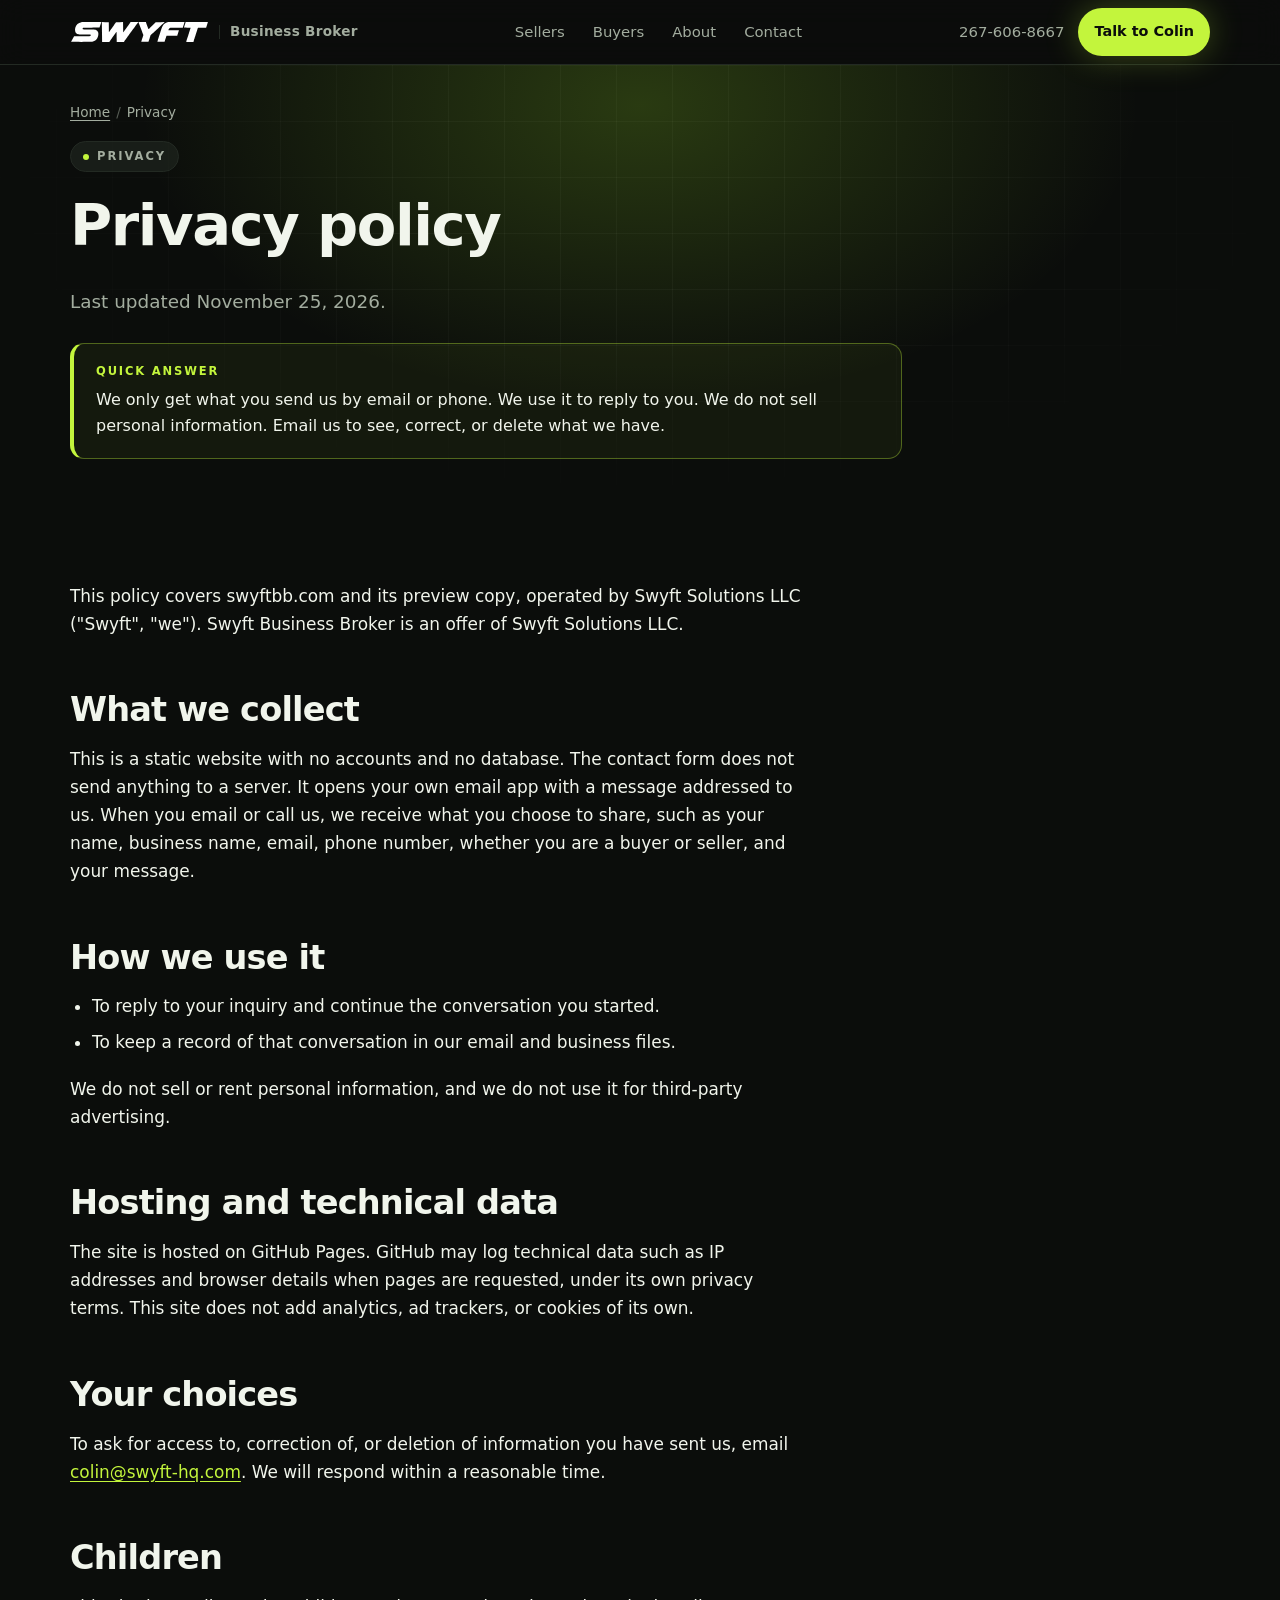
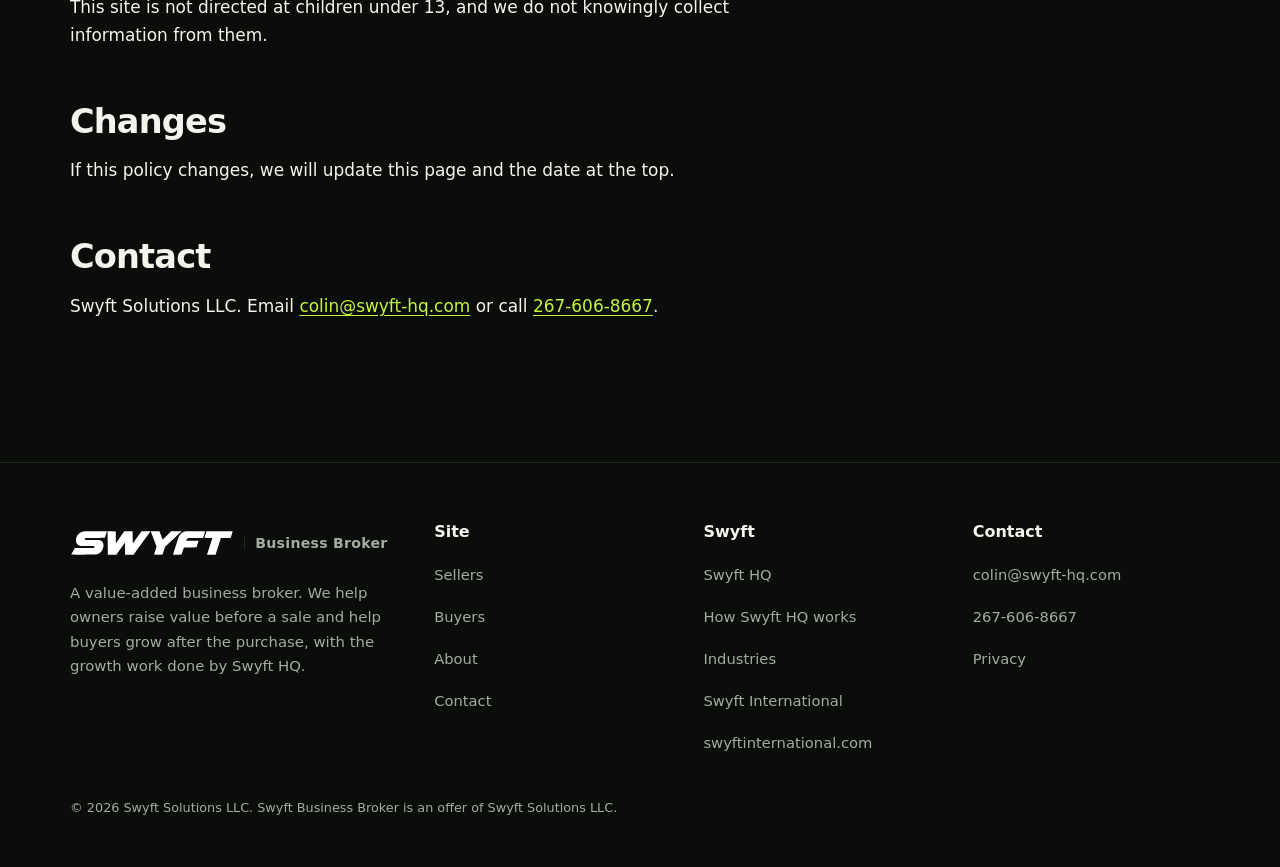
<file: privacy/index.html>
<!doctype html>
<html lang="en">
<head>
  <meta charset="utf-8">
  <meta name="viewport" content="width=device-width, initial-scale=1">
  <title>Privacy policy | Swyft Business Broker</title>
  <meta name="description" content="How Swyft Solutions LLC handles information sent through the Swyft Business Broker website.">
  <link rel="canonical" href="https://swyftbb.com/privacy/">
  <meta name="theme-color" content="#0b0d0b">
  <link rel="icon" href="../assets/favicon.ico" sizes="any">
  <link rel="icon" href="../assets/favicon.svg" type="image/svg+xml">
  <link rel="icon" href="../assets/favicon-32.png" type="image/png" sizes="32x32">
  <link rel="apple-touch-icon" href="../assets/apple-touch-icon.png">
  <link rel="stylesheet" href="../assets/site.css">
  <meta property="og:type" content="website">
  <meta property="og:site_name" content="Swyft Business Broker">
  <meta property="og:title" content="Privacy policy | Swyft Business Broker">
  <meta property="og:description" content="How Swyft Solutions LLC handles information sent through the Swyft Business Broker website.">
  <meta property="og:url" content="https://swyftbb.com/privacy/">
  <meta property="og:image" content="https://swyftbb.com/assets/og-image.png">
  <meta property="og:image:width" content="1200">
  <meta property="og:image:height" content="630">
  <meta property="og:image:alt" content="Swyft Business Broker wordmark on a dark background">
  <meta property="og:locale" content="en_US">
  <meta name="twitter:card" content="summary_large_image">
  <meta name="twitter:title" content="Privacy policy | Swyft Business Broker">
  <meta name="twitter:description" content="How Swyft Solutions LLC handles information sent through the Swyft Business Broker website.">
  <meta name="twitter:image" content="https://swyftbb.com/assets/og-image.png">
  <script type="application/ld+json">
  {
    "@context": "https://schema.org",
    "@graph": [
      {
        "@type": "WebPage",
        "@id": "https://swyftbb.com/privacy/#webpage",
        "url": "https://swyftbb.com/privacy/",
        "name": "Privacy policy | Swyft Business Broker",
        "description": "How Swyft Solutions LLC handles information sent through the Swyft Business Broker website.",
        "inLanguage": "en-US",
        "isPartOf": {
          "@id": "https://swyftbb.com/#website"
        },
        "publisher": {
          "@id": "https://swyftbb.com/#org"
        }
      },
      {
        "@type": "BreadcrumbList",
        "itemListElement": [
          {
            "@type": "ListItem",
            "position": 1,
            "name": "Home",
            "item": "https://swyftbb.com/"
          },
          {
            "@type": "ListItem",
            "position": 2,
            "name": "Privacy policy",
            "item": "https://swyftbb.com/privacy/"
          }
        ]
      },
      {
        "@type": "WebSite",
        "@id": "https://swyftbb.com/#website",
        "url": "https://swyftbb.com/",
        "name": "Swyft Business Broker"
      },
      {
        "@type": "Organization",
        "@id": "https://swyftbb.com/#org",
        "name": "Swyft Business Broker",
        "url": "https://swyftbb.com/",
        "logo": "https://swyftbb.com/assets/apple-touch-icon.png",
        "image": "https://swyftbb.com/assets/og-image.png",
        "description": "A value-added business broker. Swyft Business Broker helps owners raise the value of a business before a sale and helps buyers grow the business after a purchase, using Swyft HQ door-to-door sales teams and Swyft International placements.",
        "email": "colin@swyft-hq.com",
        "telephone": "+1-267-606-8667",
        "brand": {
          "@type": "Brand",
          "name": "Swyft"
        },
        "parentOrganization": {
          "@type": "Organization",
          "name": "Swyft Solutions LLC",
          "alternateName": "Swyft",
          "url": "https://swyft-hq.com/"
        },
        "sameAs": [
          "https://swyft-hq.com/"
        ],
        "contactPoint": {
          "@type": "ContactPoint",
          "contactType": "sales",
          "email": "colin@swyft-hq.com",
          "telephone": "+1-267-606-8667",
          "areaServed": "US",
          "availableLanguage": "English"
        }
      }
    ]
  }
  </script>
</head>
<body>
  <a class="skip" href="#main">Skip to content</a>
  <header class="site-header">
    <div class="wrap header-inner">
      <a class="logo" href="../" aria-label="Swyft Business Broker home">
        <img src="../assets/logo-white.svg" alt="Swyft" width="139" height="22">
        <span class="logo-sub">Business Broker</span>
      </a>
      <nav class="nav-desktop" aria-label="Main">
        <ul>
            <li><a href="../sellers/">Sellers</a></li>
            <li><a href="../buyers/">Buyers</a></li>
            <li><a href="../about/">About</a></li>
            <li><a href="../contact/">Contact</a></li>
        </ul>
      </nav>
      <div class="header-actions">
        <a class="header-phone" href="tel:+12676068667">267-606-8667</a>
        <a class="btn btn-sm" href="../contact/">Talk to Colin</a>
        <details class="nav-mobile">
          <summary aria-label="Open menu"><span></span><span></span><span></span></summary>
          <nav aria-label="Mobile">
            <ul>
              <li><a href="../">Home</a></li>
                <li><a href="../sellers/">Sellers</a></li>
                <li><a href="../buyers/">Buyers</a></li>
                <li><a href="../about/">About</a></li>
                <li><a href="../contact/">Contact</a></li>
              <li><a href="tel:+12676068667">Call 267-606-8667</a></li>
              <li><a class="nav-cta" href="https://swyft-hq.com/">Swyft HQ</a></li>
            </ul>
          </nav>
        </details>
      </div>
    </div>
  </header>
  <main id="main">
    <section class="hero hero-sub">
    <div class="hero-grid" aria-hidden="true"></div>
    <div class="hero-glow" aria-hidden="true"></div>
      <div class="wrap">
        <nav class="crumbs" aria-label="Breadcrumb">
          <ol>
            <li><a href="../">Home</a></li>
            <li aria-current="page">Privacy</li>
          </ol>
        </nav>
        <span class="eyebrow"><span class="dot"></span>Privacy</span>
        <h1>Privacy policy</h1>
        <p class="lede">Last updated November 25, 2026.</p>
        <div class="answer">
          <p class="answer-label">Quick answer</p>
          <p>We only get what you send us by email or phone. We use it to reply to you. We do not sell personal information. Email us to see, correct, or delete what we have.</p>
        </div>
      </div>
    </section>

    <section class="section">
      <div class="wrap">
        <div class="prose">
          <p>This policy covers swyftbb.com and its preview copy, operated by Swyft Solutions LLC ("Swyft", "we"). Swyft Business Broker is an offer of Swyft Solutions LLC.</p>
          <h2>What we collect</h2>
          <p>This is a static website with no accounts and no database. The contact form does not send anything to a server. It opens your own email app with a message addressed to us. When you email or call us, we receive what you choose to share, such as your name, business name, email, phone number, whether you are a buyer or seller, and your message.</p>
          <h2>How we use it</h2>
          <ul>
            <li>To reply to your inquiry and continue the conversation you started.</li>
            <li>To keep a record of that conversation in our email and business files.</li>
          </ul>
          <p>We do not sell or rent personal information, and we do not use it for third-party advertising.</p>
          <h2>Hosting and technical data</h2>
          <p>The site is hosted on GitHub Pages. GitHub may log technical data such as IP addresses and browser details when pages are requested, under its own privacy terms. This site does not add analytics, ad trackers, or cookies of its own.</p>
          <h2>Your choices</h2>
          <p>To ask for access to, correction of, or deletion of information you have sent us, email <a href="mailto:colin@swyft-hq.com">colin@swyft-hq.com</a>. We will respond within a reasonable time.</p>
          <h2>Children</h2>
          <p>This site is not directed at children under 13, and we do not knowingly collect information from them.</p>
          <h2>Changes</h2>
          <p>If this policy changes, we will update this page and the date at the top.</p>
          <h2>Contact</h2>
          <p>Swyft Solutions LLC. Email <a href="mailto:colin@swyft-hq.com">colin@swyft-hq.com</a> or call <a href="tel:+12676068667">267-606-8667</a>.</p>
        </div>
      </div>
    </section>
  </main>
  <footer class="site-footer">
    <div class="wrap foot-grid">
      <div class="foot-brand">
        <a class="logo" href="../" aria-label="Swyft Business Broker home">
          <img src="../assets/logo-white.svg" alt="Swyft" width="164" height="26">
          <span class="logo-sub">Business Broker</span>
        </a>
        <p>A value-added business broker. We help owners raise value before a sale and help buyers grow after the purchase, with the growth work done by Swyft HQ.</p>
      </div>
      <div>
        <p class="foot-title">Site</p>
        <ul>
          <li><a href="../sellers/">Sellers</a></li>
          <li><a href="../buyers/">Buyers</a></li>
          <li><a href="../about/">About</a></li>
          <li><a href="../contact/">Contact</a></li>
        </ul>
      </div>
      <div>
        <p class="foot-title">Swyft</p>
        <ul>
          <li><a href="https://swyft-hq.com/">Swyft HQ</a></li>
          <li><a href="https://swyft-hq.com/how-it-works/">How Swyft HQ works</a></li>
          <li><a href="https://swyft-hq.com/industries/">Industries</a></li>
          <li><a href="https://swyft-hq.com/international/">Swyft International</a></li>
          <li><a href="https://swyftinternational.com/">swyftinternational.com</a></li>
        </ul>
      </div>
      <div>
        <p class="foot-title">Contact</p>
        <ul>
          <li><a href="mailto:colin@swyft-hq.com">colin@swyft-hq.com</a></li>
          <li><a href="tel:+12676068667">267-606-8667</a></li>
          <li><a href="../privacy/">Privacy</a></li>
        </ul>
      </div>
    </div>
    <div class="wrap foot-legal">
      <p>&copy; 2026 Swyft Solutions LLC. Swyft Business Broker is an offer of Swyft Solutions LLC.</p>
    </div>
  </footer>
</body>
</html>
</file>
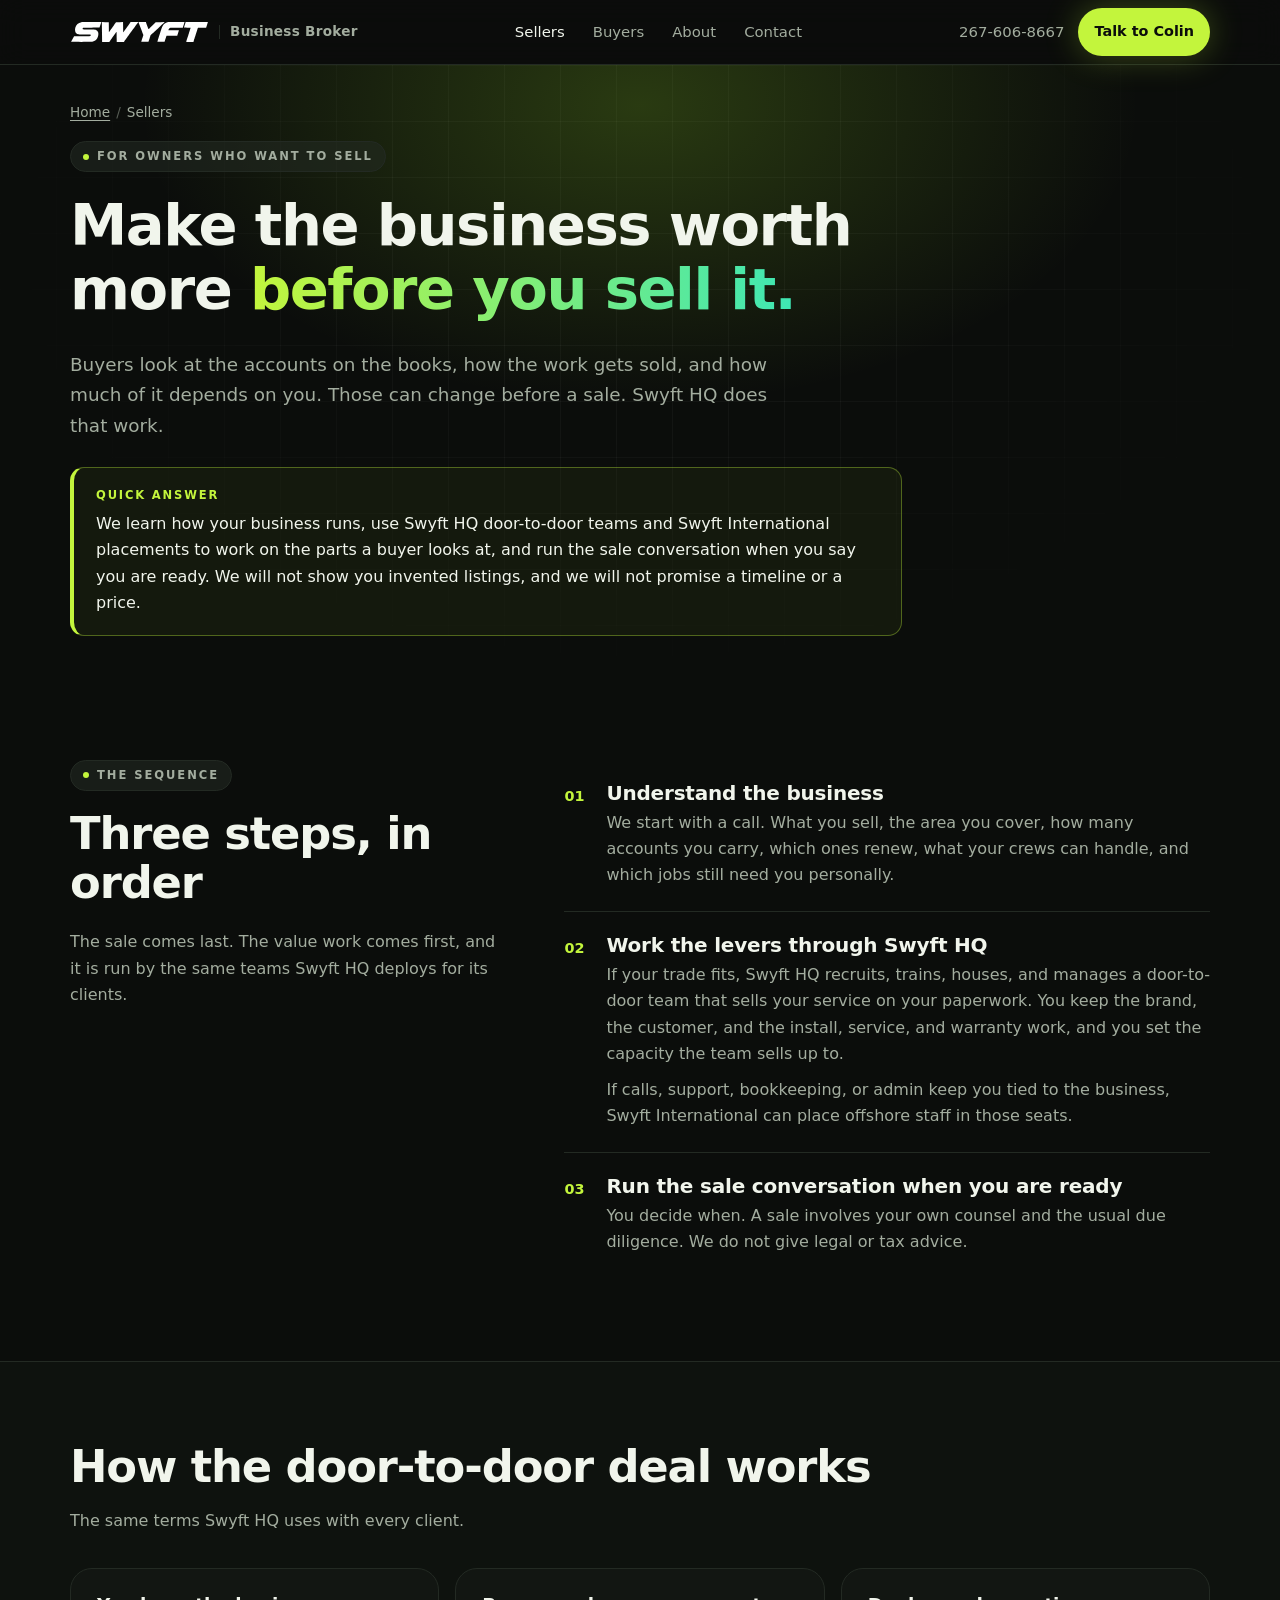
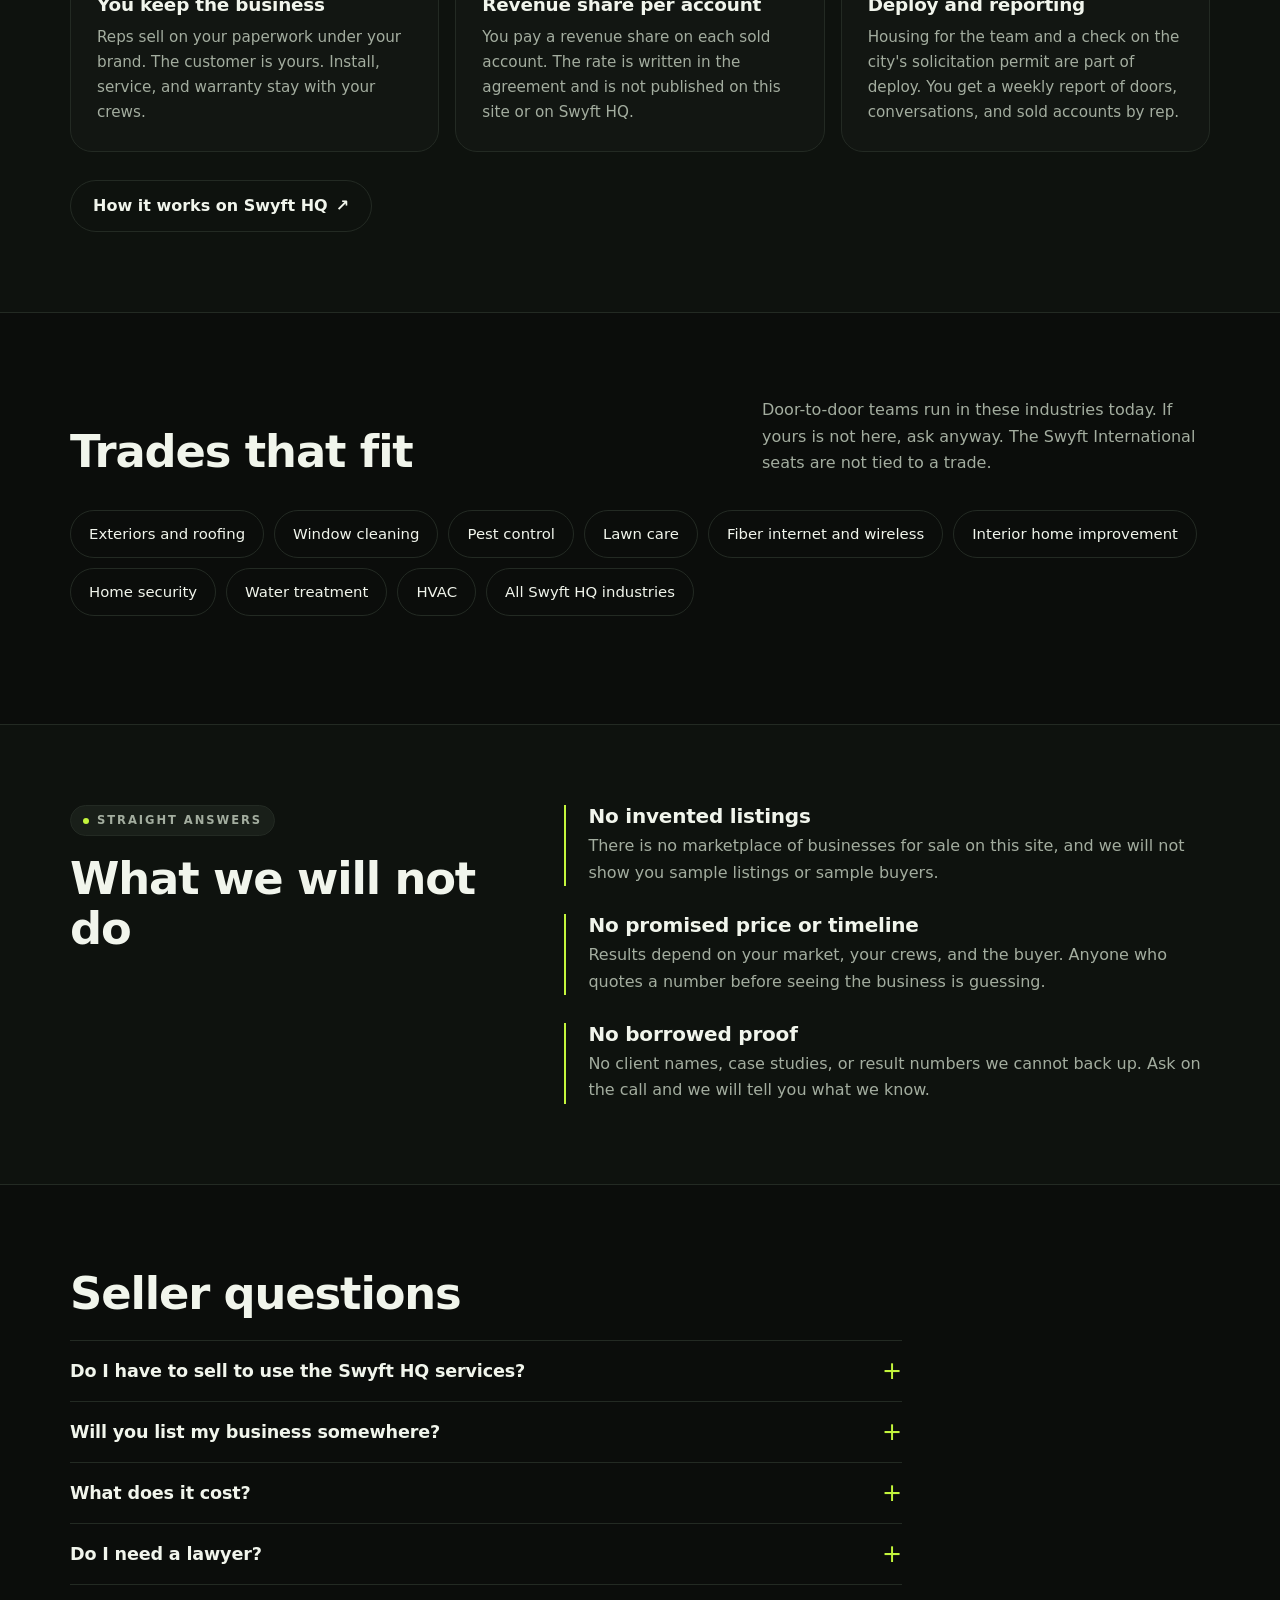
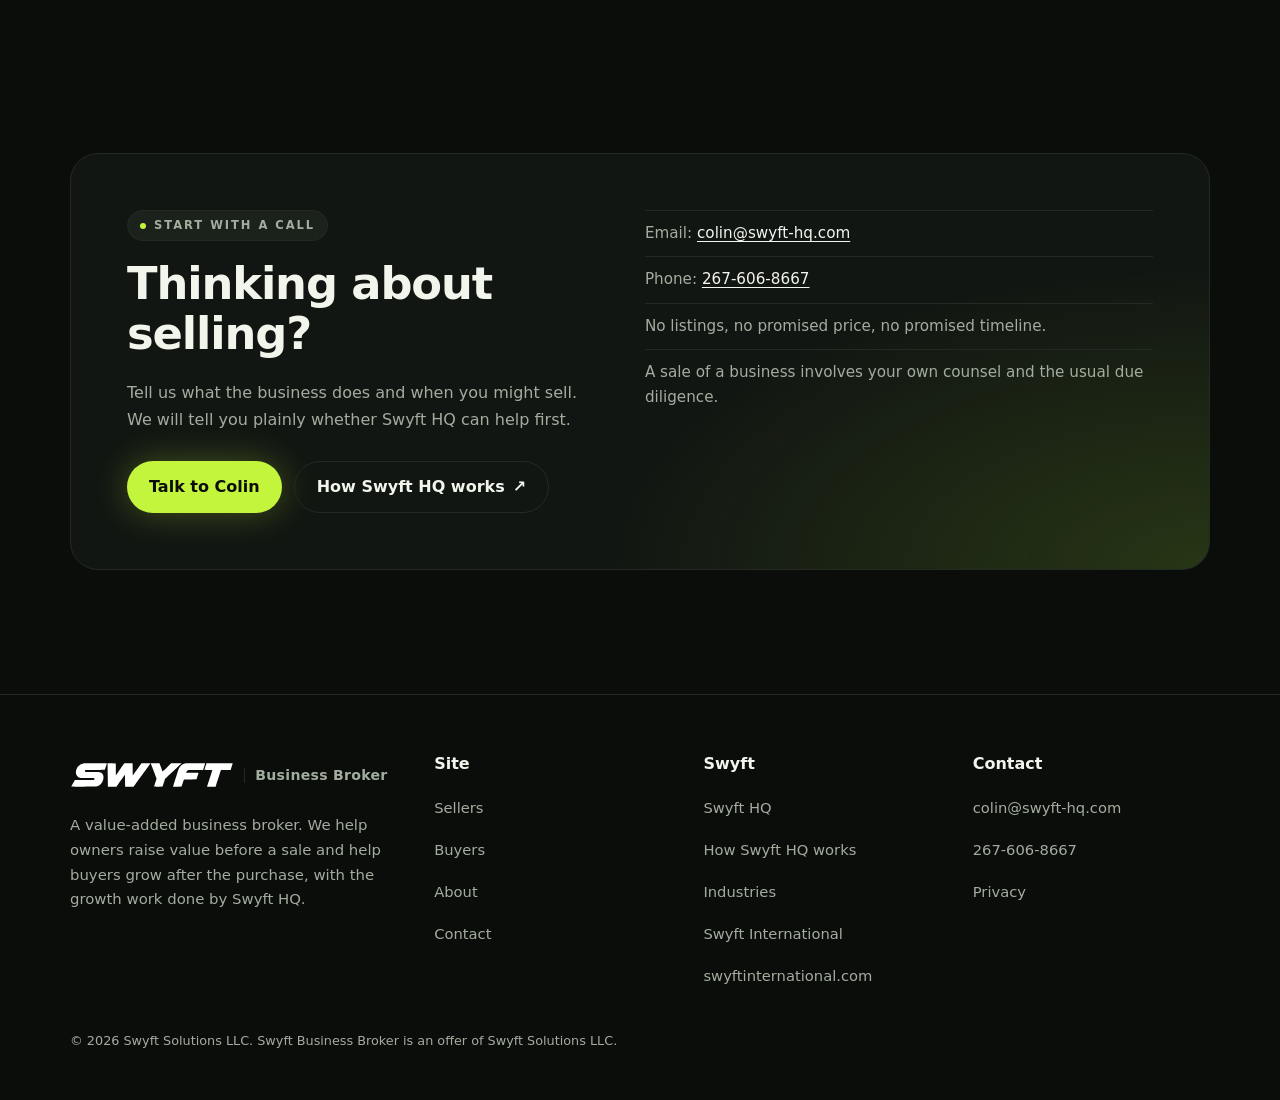
<file: sellers/index.html>
<!doctype html>
<html lang="en">
<head>
  <meta charset="utf-8">
  <meta name="viewport" content="width=device-width, initial-scale=1">
  <title>For sellers | Swyft Business Broker</title>
  <meta name="description" content="Selling a home-service business? Raise its value first: more sold accounts from Swyft HQ door-to-door teams and less owner dependence through Swyft International.">
  <link rel="canonical" href="https://swyftbb.com/sellers/">
  <meta name="theme-color" content="#0b0d0b">
  <link rel="icon" href="../assets/favicon.ico" sizes="any">
  <link rel="icon" href="../assets/favicon.svg" type="image/svg+xml">
  <link rel="icon" href="../assets/favicon-32.png" type="image/png" sizes="32x32">
  <link rel="apple-touch-icon" href="../assets/apple-touch-icon.png">
  <link rel="stylesheet" href="../assets/site.css">
  <meta property="og:type" content="website">
  <meta property="og:site_name" content="Swyft Business Broker">
  <meta property="og:title" content="For sellers | Swyft Business Broker">
  <meta property="og:description" content="Selling a home-service business? Raise its value first: more sold accounts from Swyft HQ door-to-door teams and less owner dependence through Swyft International.">
  <meta property="og:url" content="https://swyftbb.com/sellers/">
  <meta property="og:image" content="https://swyftbb.com/assets/og-image.png">
  <meta property="og:image:width" content="1200">
  <meta property="og:image:height" content="630">
  <meta property="og:image:alt" content="Swyft Business Broker wordmark on a dark background">
  <meta property="og:locale" content="en_US">
  <meta name="twitter:card" content="summary_large_image">
  <meta name="twitter:title" content="For sellers | Swyft Business Broker">
  <meta name="twitter:description" content="Selling a home-service business? Raise its value first: more sold accounts from Swyft HQ door-to-door teams and less owner dependence through Swyft International.">
  <meta name="twitter:image" content="https://swyftbb.com/assets/og-image.png">
  <script type="application/ld+json">
  {
    "@context": "https://schema.org",
    "@graph": [
      {
        "@type": "WebPage",
        "@id": "https://swyftbb.com/sellers/#webpage",
        "url": "https://swyftbb.com/sellers/",
        "name": "For sellers | Swyft Business Broker",
        "description": "Selling a home-service business? Raise its value first: more sold accounts from Swyft HQ door-to-door teams and less owner dependence through Swyft International.",
        "inLanguage": "en-US",
        "isPartOf": {
          "@id": "https://swyftbb.com/#website"
        },
        "publisher": {
          "@id": "https://swyftbb.com/#org"
        }
      },
      {
        "@type": "BreadcrumbList",
        "itemListElement": [
          {
            "@type": "ListItem",
            "position": 1,
            "name": "Home",
            "item": "https://swyftbb.com/"
          },
          {
            "@type": "ListItem",
            "position": 2,
            "name": "For sellers",
            "item": "https://swyftbb.com/sellers/"
          }
        ]
      },
      {
        "@type": "WebSite",
        "@id": "https://swyftbb.com/#website",
        "url": "https://swyftbb.com/",
        "name": "Swyft Business Broker"
      },
      {
        "@type": "Organization",
        "@id": "https://swyftbb.com/#org",
        "name": "Swyft Business Broker",
        "url": "https://swyftbb.com/",
        "logo": "https://swyftbb.com/assets/apple-touch-icon.png",
        "image": "https://swyftbb.com/assets/og-image.png",
        "description": "A value-added business broker. Swyft Business Broker helps owners raise the value of a business before a sale and helps buyers grow the business after a purchase, using Swyft HQ door-to-door sales teams and Swyft International placements.",
        "email": "colin@swyft-hq.com",
        "telephone": "+1-267-606-8667",
        "brand": {
          "@type": "Brand",
          "name": "Swyft"
        },
        "parentOrganization": {
          "@type": "Organization",
          "name": "Swyft Solutions LLC",
          "alternateName": "Swyft",
          "url": "https://swyft-hq.com/"
        },
        "sameAs": [
          "https://swyft-hq.com/"
        ],
        "contactPoint": {
          "@type": "ContactPoint",
          "contactType": "sales",
          "email": "colin@swyft-hq.com",
          "telephone": "+1-267-606-8667",
          "areaServed": "US",
          "availableLanguage": "English"
        }
      }
    ]
  }
  </script>
</head>
<body>
  <a class="skip" href="#main">Skip to content</a>
  <header class="site-header">
    <div class="wrap header-inner">
      <a class="logo" href="../" aria-label="Swyft Business Broker home">
        <img src="../assets/logo-white.svg" alt="Swyft" width="139" height="22">
        <span class="logo-sub">Business Broker</span>
      </a>
      <nav class="nav-desktop" aria-label="Main">
        <ul>
            <li><a href="../sellers/" aria-current="page">Sellers</a></li>
            <li><a href="../buyers/">Buyers</a></li>
            <li><a href="../about/">About</a></li>
            <li><a href="../contact/">Contact</a></li>
        </ul>
      </nav>
      <div class="header-actions">
        <a class="header-phone" href="tel:+12676068667">267-606-8667</a>
        <a class="btn btn-sm" href="../contact/">Talk to Colin</a>
        <details class="nav-mobile">
          <summary aria-label="Open menu"><span></span><span></span><span></span></summary>
          <nav aria-label="Mobile">
            <ul>
              <li><a href="../">Home</a></li>
                <li><a href="../sellers/" aria-current="page">Sellers</a></li>
                <li><a href="../buyers/">Buyers</a></li>
                <li><a href="../about/">About</a></li>
                <li><a href="../contact/">Contact</a></li>
              <li><a href="tel:+12676068667">Call 267-606-8667</a></li>
              <li><a class="nav-cta" href="https://swyft-hq.com/">Swyft HQ</a></li>
            </ul>
          </nav>
        </details>
      </div>
    </div>
  </header>
  <main id="main">
    <section class="hero hero-sub">
    <div class="hero-grid" aria-hidden="true"></div>
    <div class="hero-glow" aria-hidden="true"></div>
      <div class="wrap">
        <nav class="crumbs" aria-label="Breadcrumb">
          <ol>
            <li><a href="../">Home</a></li>
            <li aria-current="page">Sellers</li>
          </ol>
        </nav>
        <span class="eyebrow"><span class="dot"></span>For owners who want to sell</span>
        <h1>Make the business worth more <span class="grad">before you sell it.</span></h1>
        <p class="lede">Buyers look at the accounts on the books, how the work gets sold, and how much of it depends on you. Those can change before a sale. Swyft HQ does that work.</p>
        <div class="answer">
          <p class="answer-label">Quick answer</p>
          <p>We learn how your business runs, use Swyft HQ door-to-door teams and Swyft International placements to work on the parts a buyer looks at, and run the sale conversation when you say you are ready. We will not show you invented listings, and we will not promise a timeline or a price.</p>
        </div>
      </div>
    </section>

    <section class="section" aria-labelledby="seq-h">
      <div class="wrap split">
        <div class="split-copy">
          <span class="eyebrow"><span class="dot"></span>The sequence</span>
          <h2 id="seq-h">Three steps, in order</h2>
          <p>The sale comes last. The value work comes first, and it is run by the same teams Swyft HQ deploys for its clients.</p>
        </div>
        <ol class="steps">
          <li><span class="step-n">01</span><div>
            <h3>Understand the business</h3>
            <p>We start with a call. What you sell, the area you cover, how many accounts you carry, which ones renew, what your crews can handle, and which jobs still need you personally.</p>
          </div></li>
          <li><span class="step-n">02</span><div>
            <h3>Work the levers through Swyft HQ</h3>
            <p>If your trade fits, Swyft HQ recruits, trains, houses, and manages a door-to-door team that sells your service on your paperwork. You keep the brand, the customer, and the install, service, and warranty work, and you set the capacity the team sells up to.</p>
            <p>If calls, support, bookkeeping, or admin keep you tied to the business, Swyft International can place offshore staff in those seats.</p>
          </div></li>
          <li><span class="step-n">03</span><div>
            <h3>Run the sale conversation when you are ready</h3>
            <p>You decide when. A sale involves your own counsel and the usual due diligence. We do not give legal or tax advice.</p>
          </div></li>
        </ol>
      </div>
    </section>

    <section class="band" aria-labelledby="deal-h">
      <div class="wrap">
        <div class="section-head">
          <h2 id="deal-h">How the door-to-door deal works</h2>
          <p>The same terms Swyft HQ uses with every client.</p>
        </div>
        <div class="grid3">
          <div class="tile">
            <h3>You keep the business</h3>
            <p>Reps sell on your paperwork under your brand. The customer is yours. Install, service, and warranty stay with your crews.</p>
          </div>
          <div class="tile">
            <h3>Revenue share per account</h3>
            <p>You pay a revenue share on each sold account. The rate is written in the agreement and is not published on this site or on Swyft HQ.</p>
          </div>
          <div class="tile">
            <h3>Deploy and reporting</h3>
            <p>Housing for the team and a check on the city's solicitation permit are part of deploy. You get a weekly report of doors, conversations, and sold accounts by rep.</p>
          </div>
        </div>
        <div class="cta-row">
          <a class="btn btn-ghost" href="https://swyft-hq.com/how-it-works/">How it works on Swyft HQ <span class="ico" aria-hidden="true">&#8599;</span></a>
        </div>
      </div>
    </section>

    <section class="section" aria-labelledby="fit-h">
      <div class="wrap">
        <div class="section-head">
          <h2 id="fit-h">Trades that fit</h2>
          <p>Door-to-door teams run in these industries today. If yours is not here, ask anyway. The Swyft International seats are not tied to a trade.</p>
        </div>
        <ul class="chips">
          <li><a href="https://swyft-hq.com/industries/exteriors/">Exteriors and roofing</a></li>
          <li><a href="https://swyft-hq.com/industries/window-cleaning/">Window cleaning</a></li>
          <li><a href="https://swyft-hq.com/industries/pest-control/">Pest control</a></li>
          <li><a href="https://swyft-hq.com/industries/lawn-care/">Lawn care</a></li>
          <li><a href="https://swyft-hq.com/industries/fiber-internet/">Fiber internet and wireless</a></li>
          <li><a href="https://swyft-hq.com/industries/interior-home-improvement/">Interior home improvement</a></li>
          <li><a href="https://swyft-hq.com/industries/home-security/">Home security</a></li>
          <li><a href="https://swyft-hq.com/industries/water-treatment/">Water treatment</a></li>
          <li><a href="https://swyft-hq.com/industries/hvac/">HVAC</a></li>
          <li><a href="https://swyft-hq.com/industries/">All Swyft HQ industries</a></li>
        </ul>
      </div>
    </section>

    <section class="band" aria-labelledby="not-h">
      <div class="wrap split">
        <div class="split-copy">
          <span class="eyebrow"><span class="dot"></span>Straight answers</span>
          <h2 id="not-h">What we will not do</h2>
        </div>
        <div class="why">
          <div>
            <h3>No invented listings</h3>
            <p>There is no marketplace of businesses for sale on this site, and we will not show you sample listings or sample buyers.</p>
          </div>
          <div>
            <h3>No promised price or timeline</h3>
            <p>Results depend on your market, your crews, and the buyer. Anyone who quotes a number before seeing the business is guessing.</p>
          </div>
          <div>
            <h3>No borrowed proof</h3>
            <p>No client names, case studies, or result numbers we cannot back up. Ask on the call and we will tell you what we know.</p>
          </div>
        </div>
      </div>
    </section>

    <section class="section faq" aria-labelledby="faq-h">
      <div class="wrap">
        <h2 id="faq-h">Seller questions</h2>
        <div class="faq-list">
          <details>
            <summary><h3>Do I have to sell to use the Swyft HQ services?</h3></summary>
            <div class="faq-a"><p>No. Swyft HQ works with owners who have no plan to sell. The broker side only matters when you decide you want to.</p></div>
          </details>
          <details>
            <summary><h3>Will you list my business somewhere?</h3></summary>
            <div class="faq-a"><p>Not without talking to you first. Nothing about your business goes public from a contact form or a first call.</p></div>
          </details>
          <details>
            <summary><h3>What does it cost?</h3></summary>
            <div class="faq-a"><p>The door-to-door rate is a revenue share per sold account, written in the agreement. Swyft International charges a success fee on placements, published on its page. Broker terms are discussed directly on a call.</p></div>
          </details>
          <details>
            <summary><h3>Do I need a lawyer?</h3></summary>
            <div class="faq-a"><p>A sale of a business normally involves counsel and due diligence on both sides. We are not your lawyer and do not give legal advice.</p></div>
          </details>
        </div>
      </div>
    </section>

    <section class="section" aria-labelledby="cta-h">
      <div class="wrap">
        <div class="lead">
          <div class="lead-copy">
            <span class="eyebrow"><span class="dot"></span>Start with a call</span>
            <h2 id="cta-h">Thinking about selling?</h2>
            <p>Tell us what the business does and when you might sell. We will tell you plainly whether Swyft HQ can help first.</p>
            <div class="cta-row">
              <a class="btn" href="../contact/">Talk to Colin</a>
              <a class="btn btn-ghost" href="https://swyft-hq.com/how-it-works/">How Swyft HQ works <span class="ico" aria-hidden="true">&#8599;</span></a>
            </div>
          </div>
          <ul class="lead-facts">
            <li>Email: <a href="mailto:colin@swyft-hq.com">colin@swyft-hq.com</a></li>
            <li>Phone: <a href="tel:+12676068667">267-606-8667</a></li>
            <li>No listings, no promised price, no promised timeline.</li>
            <li>A sale of a business involves your own counsel and the usual due diligence.</li>
          </ul>
        </div>
      </div>
    </section>
  </main>
  <footer class="site-footer">
    <div class="wrap foot-grid">
      <div class="foot-brand">
        <a class="logo" href="../" aria-label="Swyft Business Broker home">
          <img src="../assets/logo-white.svg" alt="Swyft" width="164" height="26">
          <span class="logo-sub">Business Broker</span>
        </a>
        <p>A value-added business broker. We help owners raise value before a sale and help buyers grow after the purchase, with the growth work done by Swyft HQ.</p>
      </div>
      <div>
        <p class="foot-title">Site</p>
        <ul>
          <li><a href="../sellers/">Sellers</a></li>
          <li><a href="../buyers/">Buyers</a></li>
          <li><a href="../about/">About</a></li>
          <li><a href="../contact/">Contact</a></li>
        </ul>
      </div>
      <div>
        <p class="foot-title">Swyft</p>
        <ul>
          <li><a href="https://swyft-hq.com/">Swyft HQ</a></li>
          <li><a href="https://swyft-hq.com/how-it-works/">How Swyft HQ works</a></li>
          <li><a href="https://swyft-hq.com/industries/">Industries</a></li>
          <li><a href="https://swyft-hq.com/international/">Swyft International</a></li>
          <li><a href="https://swyftinternational.com/">swyftinternational.com</a></li>
        </ul>
      </div>
      <div>
        <p class="foot-title">Contact</p>
        <ul>
          <li><a href="mailto:colin@swyft-hq.com">colin@swyft-hq.com</a></li>
          <li><a href="tel:+12676068667">267-606-8667</a></li>
          <li><a href="../privacy/">Privacy</a></li>
        </ul>
      </div>
    </div>
    <div class="wrap foot-legal">
      <p>&copy; 2026 Swyft Solutions LLC. Swyft Business Broker is an offer of Swyft Solutions LLC.</p>
    </div>
  </footer>
</body>
</html>
</file>
<file: assets/site.css>
/* Swyft Business Broker. Dark theme, lime/teal accents, system fonts only.
   Tokens and component patterns match Swyft HQ (swyft-hq.com). */
:root {
  --bg: #0b0d0b;
  --bg-2: #101310;
  --card: #121612;
  --border: #232a23;
  --fg: #f1f5ec;
  --muted: #a3ad9f;
  --primary: #c3f53c;   /* lime */
  --primary-2: #3ee6b4; /* teal */
  --primary-fg: #0b0d0b;
  --radius: 22px;
  --wrap: 1180px;
  --font: ui-sans-serif, system-ui, -apple-system, "Segoe UI", Roboto, "Helvetica Neue", Arial, sans-serif;
}

/* Base */
*,
*::before,
*::after { box-sizing: border-box; }
html { -webkit-text-size-adjust: 100%; scroll-behavior: smooth; scroll-padding-top: 80px; }
body { margin: 0; background: var(--bg); color: var(--fg); font: 400 1rem/1.65 var(--font); }
img, svg { max-width: 100%; }
a { color: var(--primary); text-underline-offset: 3px; }
a:hover { color: #dcff7a; }
:focus-visible { outline: 2px solid var(--primary); outline-offset: 3px; border-radius: 6px; }
h1, h2, h3 { line-height: 1.1; letter-spacing: -0.025em; margin: 0 0 .5em; font-weight: 750; }
h1 { font-size: clamp(2.2rem, 6vw, 4.4rem); }
h2 { font-size: clamp(1.7rem, 4vw, 2.8rem); }
h3 { font-size: 1.25rem; letter-spacing: -0.01em; }
p { margin: 0 0 1em; }
.sr-only { position: absolute !important; width: 1px; height: 1px; overflow: hidden; clip: rect(0 0 0 0); white-space: nowrap; }
.skip { position: absolute; left: -999px; top: 8px; background: var(--primary); color: var(--primary-fg); padding: 8px 14px; border-radius: 8px; z-index: 100; }
.skip:focus { left: 8px; }
.wrap { width: 100%; max-width: var(--wrap); margin: 0 auto; padding: 0 20px; }
.muted { color: var(--muted); }
.grad { background: linear-gradient(90deg, var(--primary), var(--primary-2)); -webkit-background-clip: text; background-clip: text; color: transparent; }

/* Header */
.site-header { position: sticky; top: 0; z-index: 50; background: rgba(11, 13, 11, .82); backdrop-filter: blur(14px); -webkit-backdrop-filter: blur(14px); border-bottom: 1px solid var(--border); }
.header-inner { display: flex; align-items: center; justify-content: space-between; height: 64px; gap: 16px; }
.logo { display: inline-flex; align-items: center; gap: 10px; min-height: 48px; text-decoration: none; flex-shrink: 0; }
.logo img { display: block; height: 22px; width: auto; }
.logo-sub { color: var(--muted); font-size: .78rem; font-weight: 600; letter-spacing: .02em; line-height: 1; white-space: nowrap; padding-left: 10px; border-left: 1px solid var(--border); }
.logo:hover .logo-sub { color: var(--fg); }
.foot-brand .logo img { height: 26px; }
.foot-brand .logo-sub { font-size: .88rem; }
.nav-desktop ul, .nav-mobile ul { list-style: none; margin: 0; padding: 0; }
.nav-desktop { display: none; }
.nav-desktop ul { display: flex; gap: 28px; }
.nav-desktop a, .header-phone { color: var(--muted); text-decoration: none; font-size: .93rem; }
.nav-desktop a:hover, .header-phone:hover, .nav-desktop a[aria-current="page"] { color: var(--fg); }
.header-actions { display: flex; align-items: center; gap: 14px; }
.header-actions .btn { display: none; }
.header-phone { display: none; }
.nav-mobile { position: relative; }
.nav-mobile summary { list-style: none; cursor: pointer; width: 48px; height: 48px; display: grid; place-content: center; gap: 4px; border: 1px solid var(--border); border-radius: 12px; }
.nav-mobile summary::-webkit-details-marker { display: none; }
.nav-mobile summary span { display: block; width: 18px; height: 2px; background: var(--fg); border-radius: 2px; }
.nav-mobile nav { position: absolute; right: 0; top: 56px; min-width: 230px; background: var(--card); border: 1px solid var(--border); border-radius: 14px; padding: 8px; box-shadow: 0 20px 50px rgba(0, 0, 0, .5); }
.nav-mobile a { display: flex; align-items: center; min-height: 48px; padding: 10px 12px; color: var(--fg); text-decoration: none; border-radius: 8px; }
.nav-mobile a:hover, .nav-mobile a[aria-current="page"] { background: var(--bg-2); }
.nav-mobile .nav-cta { color: var(--primary); }
@media (min-width: 600px) {
  .header-actions .btn { display: inline-flex; }
  .logo-sub { font-size: .85rem; }
}
@media (min-width: 900px) {
  .nav-desktop { display: block; }
  .nav-mobile { display: none; }
  .header-phone { display: inline; }
}

/* Buttons */
.btn { display: inline-flex; align-items: center; justify-content: center; gap: 8px; min-height: 48px; padding: 12px 22px; border-radius: 999px; background: var(--primary); color: var(--primary-fg); text-decoration: none; border: 0; cursor: pointer; font: inherit; font-weight: 650; box-shadow: 0 0 34px rgba(195, 245, 60, .28); transition: filter .15s, transform .15s; }
.btn:hover { color: var(--primary-fg); filter: brightness(1.08); }
.btn .ico { transition: transform .15s; }
.btn:hover .ico { transform: translate(2px, -2px); }
.btn-ghost { background: transparent; color: var(--fg); border: 1px solid var(--border); box-shadow: none; }
.btn-ghost:hover { color: var(--fg); background: var(--bg-2); }
.btn-sm { padding: 8px 16px; font-size: .9rem; }
.cta-row { display: flex; flex-wrap: wrap; gap: 12px; margin-top: 28px; }
@media (max-width: 599px) {
  .cta-row { flex-direction: column; align-items: stretch; }
  .cta-row .btn { width: 100%; }
}

/* Eyebrow */
.eyebrow { display: inline-flex; align-items: center; gap: 8px; padding: 5px 12px; border: 1px solid var(--border); border-radius: 999px; background: rgba(35, 42, 35, .55); color: var(--muted); font-size: .72rem; font-weight: 600; letter-spacing: .17em; text-transform: uppercase; }
.eyebrow .dot { width: 6px; height: 6px; border-radius: 50%; background: var(--primary); }

/* Hero */
.hero { position: relative; overflow: hidden; padding: 72px 0 64px; }
.hero-sub { padding: 36px 0 40px; }
.hero > .wrap { position: relative; }
.hero-grid { position: absolute; inset: 0; background-image: linear-gradient(rgba(255,255,255,.035) 1px, transparent 1px), linear-gradient(90deg, rgba(255,255,255,.035) 1px, transparent 1px); background-size: 56px 56px; mask-image: radial-gradient(ellipse at 50% 30%, #000 30%, transparent 75%); -webkit-mask-image: radial-gradient(ellipse at 50% 30%, #000 30%, transparent 75%); pointer-events: none; }
.hero-glow { position: absolute; top: -260px; left: 50%; width: 1000px; height: 600px; transform: translateX(-50%); background: radial-gradient(closest-side, rgba(150, 220, 40, .22), transparent); pointer-events: none; }
.hero h1 { margin-top: 22px; max-width: 16em; }
.hero-home h1 { font-size: clamp(2.5rem, 6.2vw, 4.5rem); letter-spacing: -0.04em; max-width: 14em; }
.hero-sub h1 { font-size: clamp(2rem, 5vw, 3.6rem); }
.lede { font-size: 1.15rem; color: var(--muted); max-width: 46rem; margin-top: 20px; }

/* Quick answer box */
.answer { margin: 26px 0 0; max-width: 52rem; padding: 18px 22px; border: 1px solid rgba(195, 245, 60, .35); border-left: 4px solid var(--primary); background: rgba(195, 245, 60, .05); border-radius: 14px; }
.answer p { margin: 0; }
.answer .answer-label { font-size: .72rem; font-weight: 700; text-transform: uppercase; letter-spacing: .16em; color: var(--primary); margin-bottom: 6px; }

/* Breadcrumbs */
.crumbs ol { list-style: none; display: flex; flex-wrap: wrap; gap: 6px; padding: 0; margin: 0 0 18px; font-size: .85rem; color: var(--muted); }
.crumbs li + li::before { content: "/"; margin-right: 6px; opacity: .5; }
.crumbs a { color: var(--muted); }

/* Sections */
.section { padding-top: 56px; padding-bottom: 56px; }
.section-head { display: flex; flex-wrap: wrap; justify-content: space-between; align-items: flex-end; gap: 16px 40px; margin-bottom: 34px; }
.section-head h2 { max-width: 18em; margin: 0; }
.section-head p { max-width: 28rem; color: var(--muted); margin: 0; }
.band { background: rgba(18, 22, 18, .6); border-block: 1px solid var(--border); padding: 56px 0; }
.split { display: grid; gap: 32px; }
.split > div > h2 { margin-top: 18px; }
.split-copy p { color: var(--muted); }
@media (min-width: 900px) {
  .split { grid-template-columns: 1fr 1.5fr; gap: 64px; }
  .section { padding-top: 84px; padding-bottom: 84px; }
  .band { padding: 80px 0; }
}

/* Cards */
.grid3 { display: grid; gap: 16px; }
@media (min-width: 700px) { .grid3 { grid-template-columns: repeat(2, 1fr); } }
@media (min-width: 1000px) { .grid3 { grid-template-columns: repeat(3, 1fr); } }
.card { position: relative; display: flex; flex-direction: column; padding: 28px; border: 1px solid var(--border); background: var(--card); border-radius: var(--radius); color: var(--fg); text-decoration: none; transition: border-color .2s, transform .2s; }
a.card:hover { color: var(--fg); border-color: rgba(195, 245, 60, .6); transform: translateY(-3px); }
.card h3 { font-size: 1.3rem; margin: 6px 0 8px; padding-right: 28px; }
.card p { color: var(--muted); font-size: .95rem; margin: 0; }
.card .card-link { margin-top: 18px; color: var(--primary); font-size: .9rem; font-weight: 600; }
.card-num { color: var(--muted); font-size: .85rem; }
.card-go { position: absolute; top: 24px; right: 24px; color: var(--muted); }
a.card:hover .card-go { color: var(--primary); }
.kicker { text-transform: uppercase; letter-spacing: .16em; color: var(--muted); font-size: .75rem; font-weight: 600; margin: 0; }
.tile { padding: 26px; border: 1px solid var(--border); background: var(--card); border-radius: var(--radius); }
.tile h3 { font-size: 1.15rem; }
.tile p { color: var(--muted); margin: 0; font-size: .95rem; }
.tile p + p { margin-top: .8em; }

/* Steps */
.steps { list-style: none; margin: 0; padding: 0; }
.steps li { display: flex; gap: 22px; padding: 22px 0; border-bottom: 1px solid var(--border); }
.steps li:last-child { border-bottom: 0; }
.step-n { color: var(--primary); font-weight: 700; font-size: .9rem; padding-top: 3px; flex: none; }
.steps h3 { margin: 0 0 6px; }
.steps p { color: var(--muted); margin: 0; }
.steps p + p { margin-top: .6em; }

/* Left-rule list (honesty notes) */
.why > div { border-left: 2px solid var(--primary); padding-left: 22px; margin-bottom: 28px; }
.why > div:last-child { margin-bottom: 0; }
.why h3 { margin-bottom: 6px; }
.why p { color: var(--muted); margin: 0; }

/* Chips */
.chips { list-style: none; display: flex; flex-wrap: wrap; gap: 10px; padding: 0; margin: 0 0 24px; }
.chips a { display: inline-flex; align-items: center; min-height: 48px; padding: 10px 18px; border: 1px solid var(--border); border-radius: 999px; color: var(--fg); text-decoration: none; font-size: .93rem; }
.chips a:hover { border-color: var(--primary); color: var(--fg); }

/* Prose */
.prose { max-width: 46rem; font-size: 1.06rem; }
.prose h2 { margin-top: 1.6em; font-size: clamp(1.5rem, 3.4vw, 2.1rem); }
.prose h3 { margin-top: 1.4em; }
.prose > :first-child { margin-top: 0; }
.prose ul, .prose ol { padding-left: 1.3em; margin: 0 0 1.1em; }
.prose li { margin-bottom: .45em; }
.prose strong { color: #fff; }

/* FAQ */
.faq-list { max-width: 52rem; border-top: 1px solid var(--border); }
.faq details { border-bottom: 1px solid var(--border); }
.faq summary { cursor: pointer; list-style: none; display: flex; justify-content: space-between; align-items: center; gap: 20px; min-height: 48px; padding: 18px 0; }
.faq summary::-webkit-details-marker { display: none; }
.faq summary::after { content: "+"; color: var(--primary); font-size: 1.5rem; line-height: 1; }
.faq details[open] summary::after { content: "\2212"; }
.faq summary h3 { margin: 0; font-size: 1.1rem; font-weight: 650; }
.faq-a { padding: 0 0 20px; color: var(--muted); max-width: 46rem; }
.faq-a p { margin: 0; }

/* Lead block + form */
.lead { display: grid; gap: 36px; padding: 32px 22px; border: 1px solid var(--border); border-radius: 28px; background: radial-gradient(600px 300px at 100% 100%, rgba(150, 220, 40, .16), transparent), var(--card); }
@media (min-width: 900px) { .lead { grid-template-columns: 1fr 1.1fr; padding: 56px; gap: 56px; } }
.lead-copy h2 { margin-top: 18px; }
.lead-copy p { color: var(--muted); }
.lead-facts { list-style: none; padding: 0; margin: 0; color: var(--muted); font-size: .95rem; }
.lead-facts li { padding: 10px 0; border-top: 1px solid var(--border); }
.lead-facts a { color: var(--fg); }
.lead-form { display: grid; gap: 14px; }
.row2 { display: grid; gap: 14px; }
@media (min-width: 600px) { .row2 { grid-template-columns: 1fr 1fr; } }
.lead-form label, .lead-form legend { display: grid; gap: 6px; font-size: .88rem; font-weight: 600; color: var(--fg); }
.lead-form input[type="text"], .lead-form input[type="email"], .lead-form input[type="tel"], .lead-form textarea { width: 100%; min-height: 48px; padding: 12px 15px; border-radius: 12px; border: 1px solid var(--border); background: var(--bg); color: var(--fg); font: inherit; font-weight: 400; }
.lead-form textarea { min-height: 130px; resize: vertical; }
.lead-form input:focus, .lead-form textarea:focus { border-color: var(--primary); outline: none; box-shadow: 0 0 0 3px rgba(195, 245, 60, .2); }
.lead-form fieldset { border: 0; margin: 0; padding: 0; min-width: 0; }
.lead-form legend { padding: 0; margin-bottom: 6px; }
.choice { display: flex; flex-wrap: wrap; gap: 8px; }
.choice label { display: inline-flex; flex-direction: row; align-items: center; gap: 10px; min-height: 48px; padding: 10px 16px; border: 1px solid var(--border); border-radius: 999px; background: var(--bg); font-weight: 500; cursor: pointer; }
.choice input { accent-color: var(--primary); width: 18px; height: 18px; margin: 0; }
.choice label:has(input:checked) { border-color: var(--primary); }
.choice label:has(input:focus-visible) { outline: 2px solid var(--primary); outline-offset: 3px; }
.opt { color: var(--muted); font-weight: 400; }
.form-note { font-size: .82rem; color: var(--muted); margin: 0; }
.form-status { margin: 0; font-weight: 600; color: var(--primary); }
.form-status:empty { display: none; }

/* Footer */
.site-footer { border-top: 1px solid var(--border); margin-top: 40px; }
.foot-grid { display: grid; gap: 32px; padding-top: 56px; padding-bottom: 32px; }
@media (min-width: 800px) { .foot-grid { grid-template-columns: 1.4fr 1fr 1fr 1fr; } }
.foot-brand p { color: var(--muted); font-size: .93rem; max-width: 24rem; margin-top: 14px; }
.foot-title { font-weight: 650; margin: 0 0 10px; }
.site-footer ul { list-style: none; padding: 0; margin: 0; }
.site-footer li { margin-bottom: 2px; }
.site-footer li a { display: inline-flex; align-items: center; min-height: 40px; color: var(--muted); text-decoration: none; font-size: .92rem; }
.site-footer li a:hover { color: var(--fg); }
.foot-legal { padding-bottom: 36px; font-size: .8rem; color: var(--muted); }
.foot-legal a { color: var(--muted); }

@media (prefers-reduced-motion: reduce) {
  html { scroll-behavior: auto; }
  .card, .btn, .btn .ico { transition: none; }
  a.card:hover { transform: none; }
}
a[href^="tel:"] { white-space: nowrap; }
</file>
